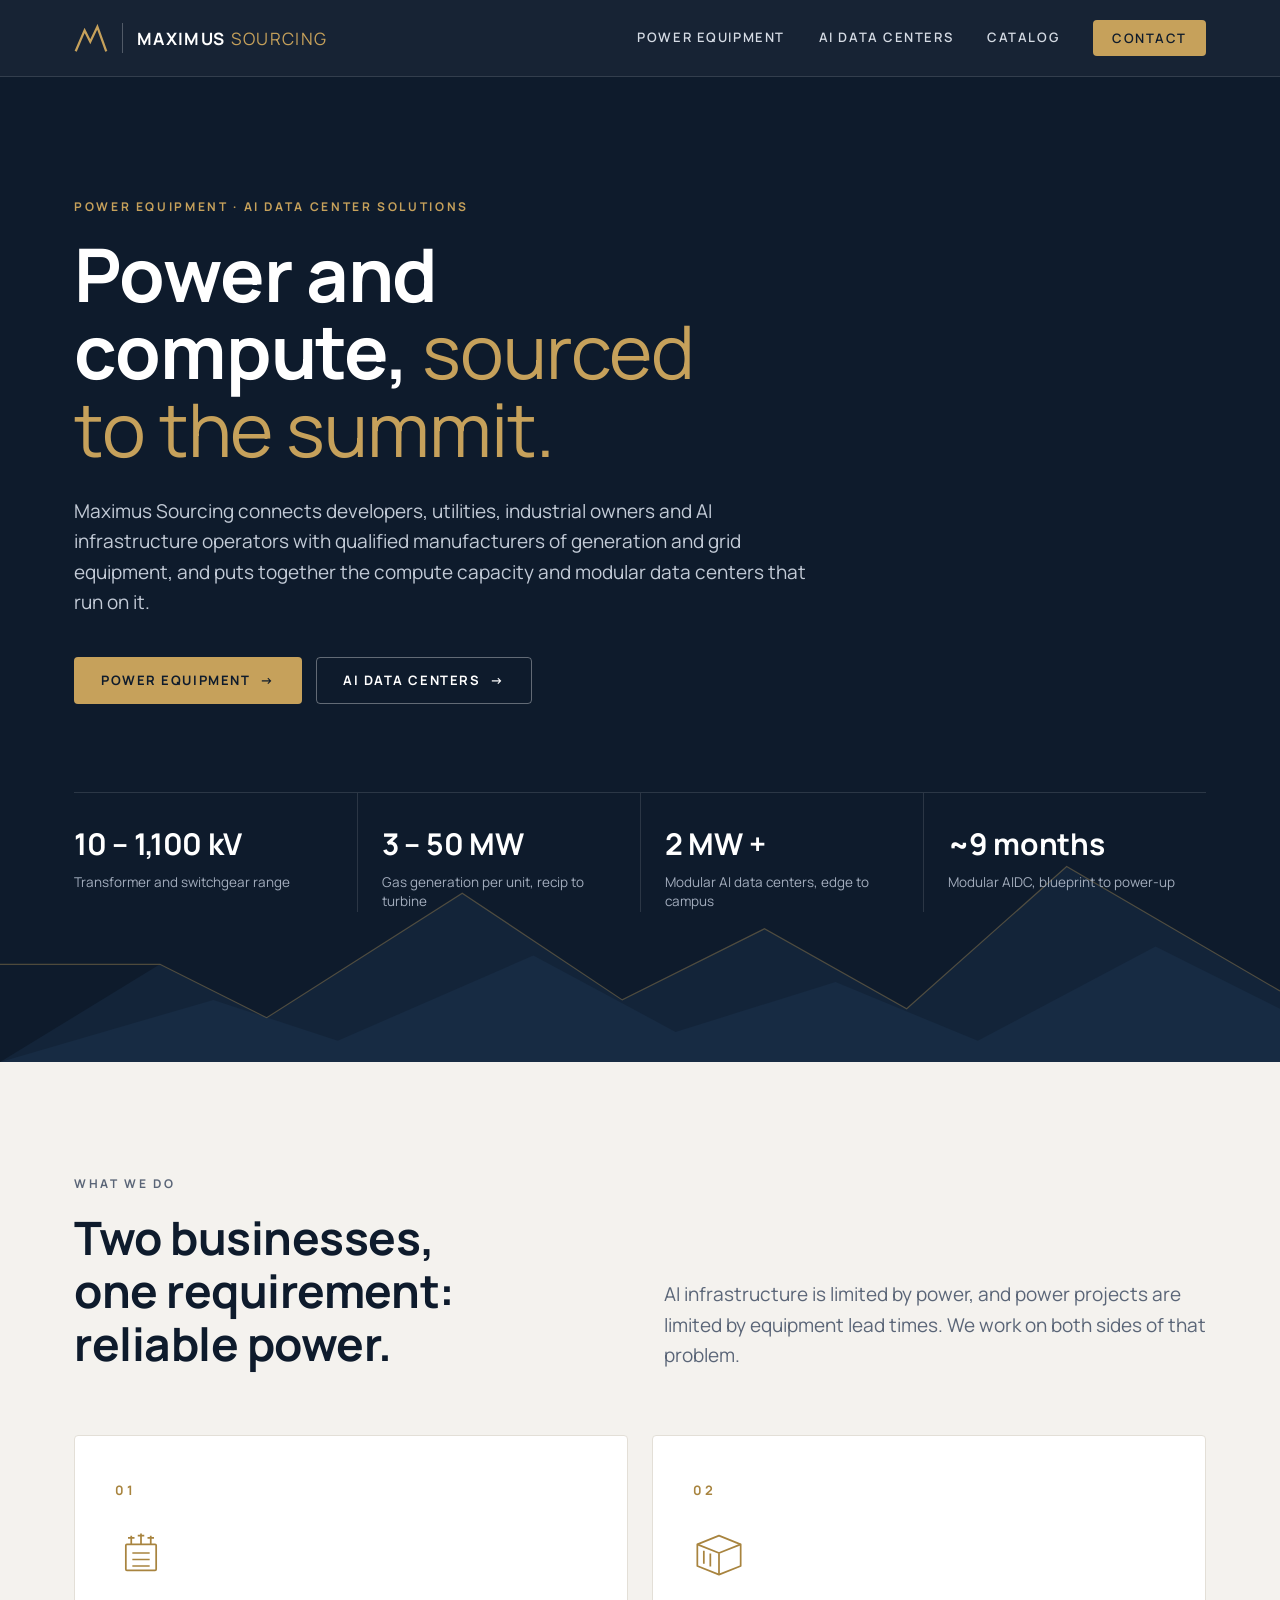
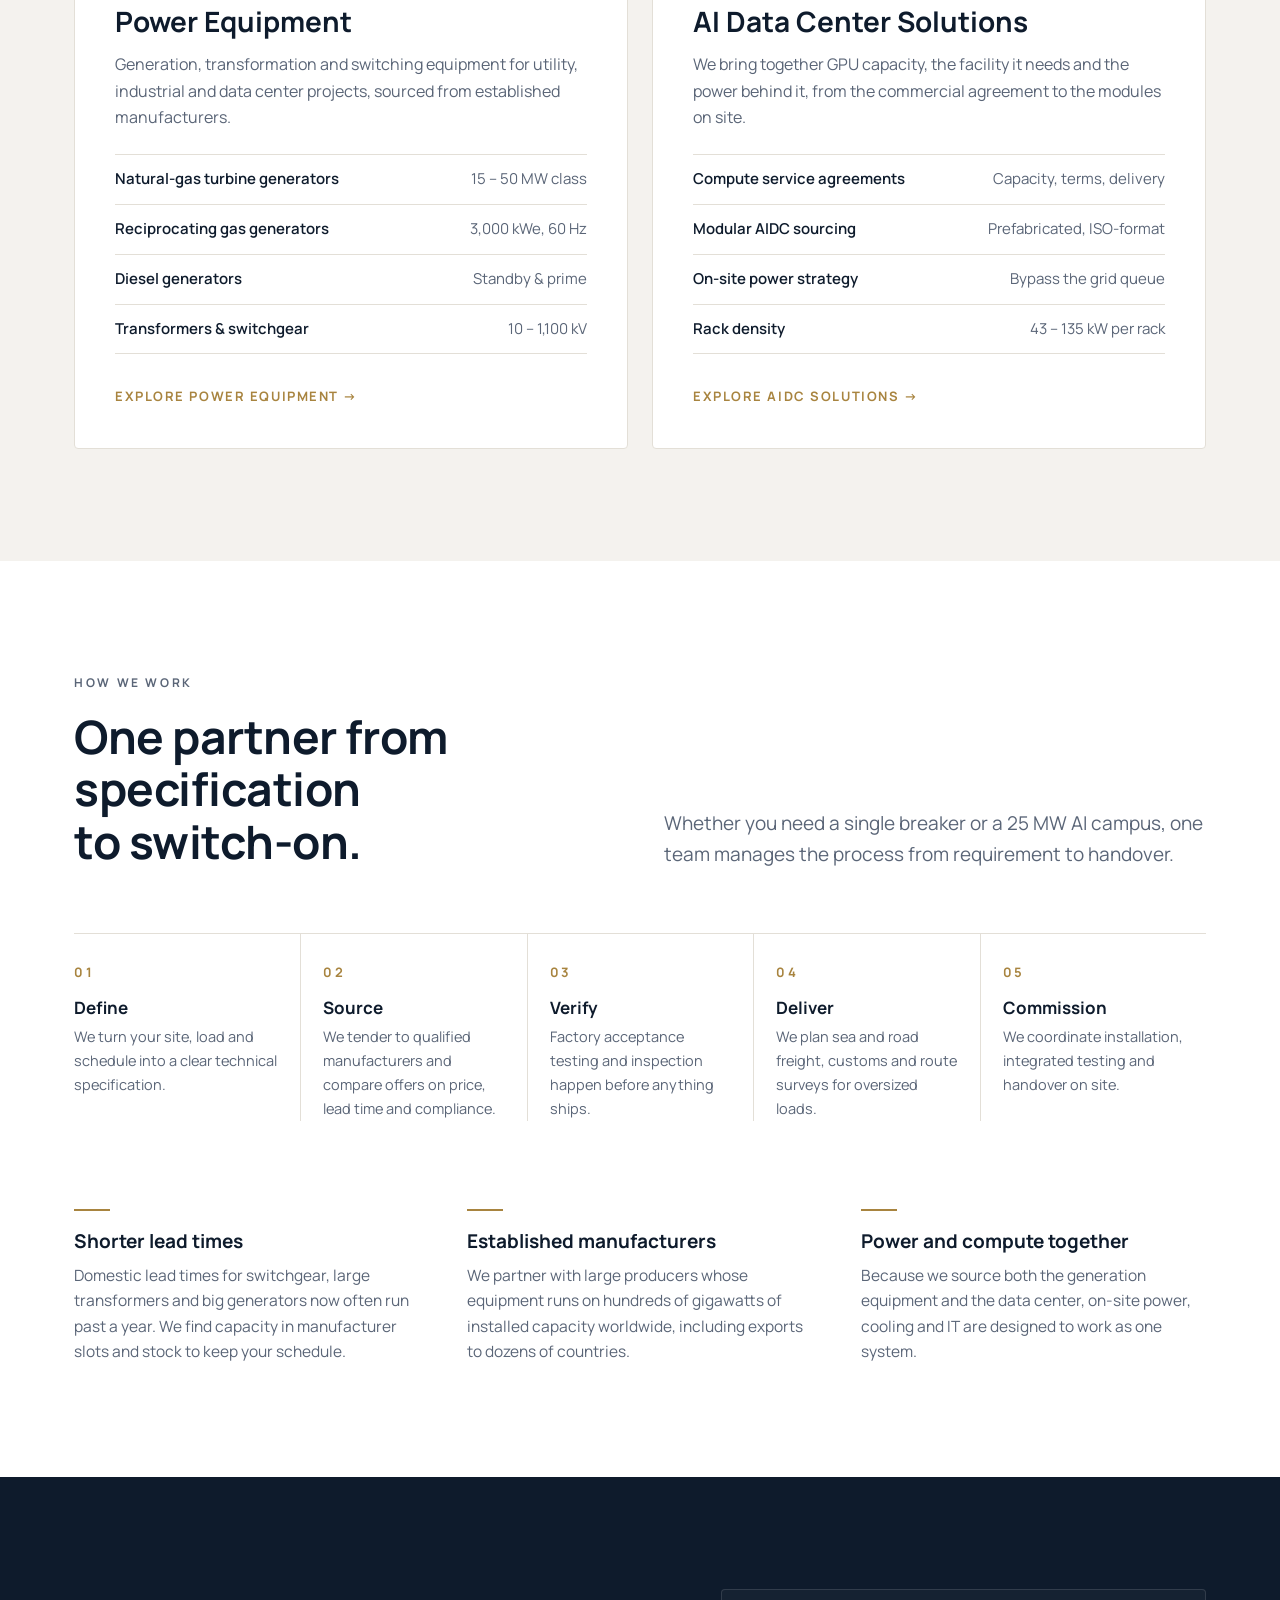
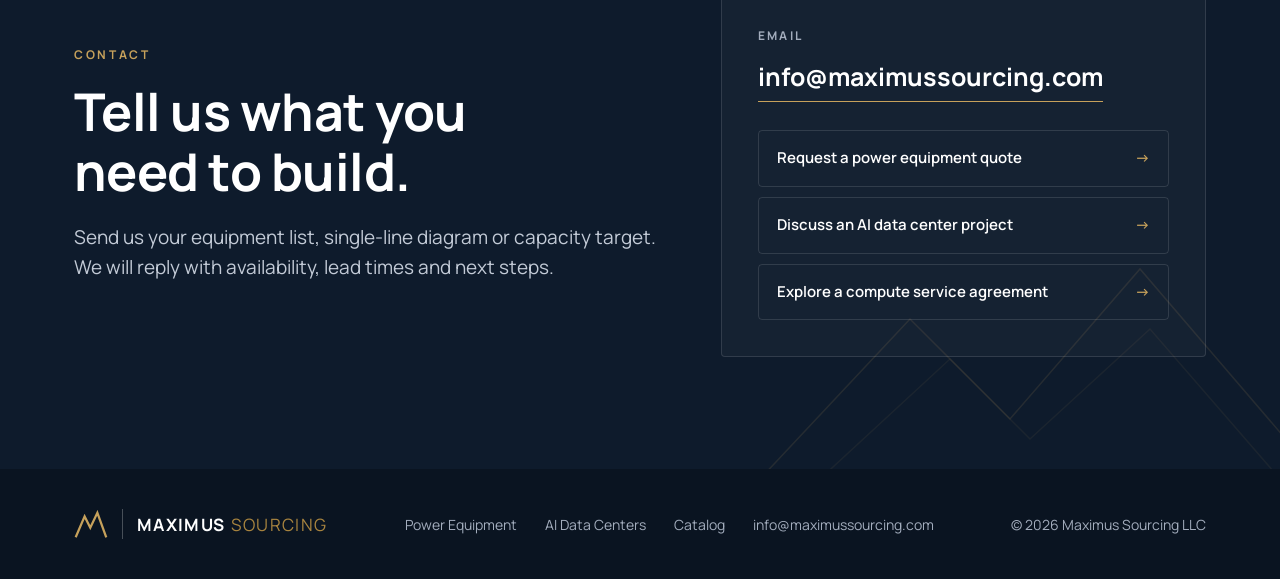
<file: index.html>
<!doctype html>
<html lang="en">
<head>
  <meta charset="utf-8">
  <meta name="viewport" content="width=device-width, initial-scale=1">
  <title>Maximus Sourcing | Power Equipment &amp; AI Data Center Solutions</title>
  <meta name="description" content="Maximus Sourcing supplies power generation and grid equipment (gas turbines, reciprocating and diesel generators, transformers, switchgear) and facilitates AI data center compute through compute service agreements and modular AIDC sourcing.">
  <link rel="icon" href="favicon.svg" type="image/svg+xml">
  <link rel="preconnect" href="https://fonts.googleapis.com">
  <link rel="preconnect" href="https://fonts.gstatic.com" crossorigin>
  <link href="https://fonts.googleapis.com/css2?family=Manrope:wght@400;500;600;700&display=swap" rel="stylesheet">
  <link rel="stylesheet" href="assets/styles.css">
</head>
<body>

<!-- Icon sprite -->
<svg width="0" height="0" style="position:absolute" aria-hidden="true">
  <defs>
    <symbol id="i-turbine" viewBox="0 0 48 48" fill="none" stroke="currentColor" stroke-width="1.6" stroke-linejoin="round"><path d="M6 18h6l6-6h12l6 6h6v12h-6l-6 6H18l-6-6H6z"/><path d="M18 12v24M30 12v24M24 12v24"/><circle cx="24" cy="24" r="2.5"/></symbol>
    <symbol id="i-recip" viewBox="0 0 48 48" fill="none" stroke="currentColor" stroke-width="1.6" stroke-linejoin="round"><rect x="6" y="20" width="36" height="18" rx="1"/><path d="M12 20v-8h6v8M21 20v-8h6v8M30 20v-8h6v8"/><path d="M10 12h30M15 26h18M15 32h18"/></symbol>
    <symbol id="i-diesel" viewBox="0 0 48 48" fill="none" stroke="currentColor" stroke-width="1.6" stroke-linejoin="round"><rect x="4" y="14" width="40" height="22" rx="1"/><path d="M4 36v4M44 36v4M10 14V8h6v6"/><path d="M27 19l-5 7h5l-3 6"/></symbol>
    <symbol id="i-transformer" viewBox="0 0 48 48" fill="none" stroke="currentColor" stroke-width="1.6" stroke-linejoin="round"><rect x="10" y="16" width="28" height="24" rx="1"/><path d="M15 16V8M24 16V6M33 16V8"/><path d="M12 10h6M21 8h6M30 10h6"/><path d="M16 24h16M16 30h16M16 36h16"/></symbol>
    <symbol id="i-switch" viewBox="0 0 48 48" fill="none" stroke="currentColor" stroke-width="1.6" stroke-linejoin="round"><rect x="6" y="8" width="16" height="32" rx="1"/><rect x="26" y="8" width="16" height="32" rx="1"/><circle cx="14" cy="17" r="3"/><circle cx="34" cy="17" r="3"/><path d="M10 27h8M10 32h8M30 27h8M30 32h8"/></symbol>
    <symbol id="i-plant" viewBox="0 0 48 48" fill="none" stroke="currentColor" stroke-width="1.6" stroke-linejoin="round"><path d="M6 42h36"/><path d="M9 42c2-8 2-16 0-24h10c-2 8-2 16 0 24"/><path d="M24 42V26h16v16"/><path d="M28 26v-6h4v6"/><path d="M12 12c2-2 4-2 6 0"/></symbol>
    <symbol id="i-contract" viewBox="0 0 48 48" fill="none" stroke="currentColor" stroke-width="1.6" stroke-linejoin="round"><path d="M12 4h18l8 8v32H12z"/><path d="M30 4v8h8"/><path d="M18 20h14M18 26h14M18 32h8"/><path d="M28 38l3 3 6-7"/></symbol>
    <symbol id="i-module" viewBox="0 0 48 48" fill="none" stroke="currentColor" stroke-width="1.6" stroke-linejoin="round"><path d="M4 16l20-8 20 8v20l-20 8-20-8z"/><path d="M4 16l20 8 20-8M24 24v20"/><path d="M10 22v12M16 24.5v12"/></symbol>
    <symbol id="i-rack" viewBox="0 0 32 32" fill="none" stroke="currentColor" stroke-width="1.5"><rect x="7" y="3" width="18" height="26" rx="1"/><path d="M7 10h18M7 17h18M7 24h18"/><circle cx="11" cy="6.5" r=".8" fill="currentColor"/><circle cx="11" cy="13.5" r=".8" fill="currentColor"/><circle cx="11" cy="20.5" r=".8" fill="currentColor"/></symbol>
    <symbol id="i-bolt" viewBox="0 0 32 32" fill="none" stroke="currentColor" stroke-width="1.5" stroke-linejoin="round"><path d="M18 3L7 18h8l-2 11 12-16h-8z"/></symbol>
    <symbol id="i-cool" viewBox="0 0 32 32" fill="none" stroke="currentColor" stroke-width="1.5" stroke-linecap="round"><path d="M16 3v26M4.7 9.5l22.6 13M4.7 22.5l22.6-13"/><path d="M12.5 5.5L16 8l3.5-2.5M12.5 26.5L16 24l3.5 2.5"/></symbol>
    <symbol id="i-gen" viewBox="0 0 32 32" fill="none" stroke="currentColor" stroke-width="1.5" stroke-linejoin="round"><rect x="3" y="10" width="26" height="15" rx="1"/><circle cx="11" cy="17.5" r="4"/><path d="M19 15h6M19 20h6M8 10V6h4v4"/></symbol>
    <symbol id="i-skid" viewBox="0 0 32 32" fill="none" stroke="currentColor" stroke-width="1.5" stroke-linejoin="round"><path d="M3 25h26M5 25v3M27 25v3"/><path d="M5 20h22M5 15h22"/><path d="M9 15v10M23 15v10"/><path d="M12 10h8v5h-8z"/></symbol>
    <symbol id="i-mail" viewBox="0 0 32 32" fill="none" stroke="currentColor" stroke-width="1.5"><rect x="3" y="7" width="26" height="18" rx="1"/><path d="M3 8l13 10L29 8"/></symbol>
  </defs>
</svg>

<header class="site-header on-dark">
  <div class="wrap">
    <a class="logo" href="./" aria-label="Maximus Sourcing home">
      <svg class="mark" viewBox="0 0 48 40" fill="none" aria-hidden="true"><polyline points="3,37 15,9 23,25 33,4 45,37" stroke="#C6A15B" stroke-width="3.2" stroke-linejoin="miter" stroke-linecap="square"/></svg>
      <span class="divider"></span>
      <span class="word"><b>MAXIMUS</b><span>SOURCING</span></span>
    </a>
    <button class="nav-toggle" aria-label="Open menu" aria-expanded="false" aria-controls="nav"><span></span><span></span><span></span></button>
    <nav class="nav" id="nav">
      <a href="power.html">Power Equipment</a>
      <a href="aidc.html">AI Data Centers</a>
      <a href="catalog.html">Catalog</a>
      <a class="btn btn-gold" href="./#contact">Contact</a>
    </nav>
  </div>
</header>

<main id="top">

  <!-- Hero -->
  <section class="hero on-dark">
    <svg class="ridge" viewBox="0 0 1440 260" preserveAspectRatio="none" aria-hidden="true">
      <polyline points="0,260 180,150 300,210 520,70 700,190 860,110 1020,200 1200,40 1440,180 1440,260" fill="#132439" />
      <polyline points="0,260 240,190 380,236 600,140 760,226 940,170 1100,236 1300,130 1440,200 1440,260" fill="#172B43" />
      <polyline points="0,150 180,150 300,210 520,70 700,190 860,110 1020,200 1200,40 1440,180" fill="none" stroke="#C6A15B" stroke-opacity=".35" stroke-width="1.2" vector-effect="non-scaling-stroke"/>
    </svg>
    <div class="wrap">
      <p class="eyebrow">Power equipment · AI data center solutions</p>
      <h1>Power and compute, <em>sourced to the summit.</em></h1>
      <p class="lede">Maximus Sourcing connects developers, utilities, industrial owners and AI infrastructure operators with qualified manufacturers of generation and grid equipment, and puts together the compute capacity and modular data centers that run on it.</p>
      <div class="actions">
        <a class="btn btn-gold" href="power.html">Power equipment <span class="arrow">→</span></a>
        <a class="btn btn-ghost" href="aidc.html">AI data centers <span class="arrow">→</span></a>
      </div>
      <div class="hero-stats">
        <div><b>10 – 1,100 kV</b><span>Transformer and switchgear range</span></div>
        <div><b>3 – 50 MW</b><span>Gas generation per unit, recip to turbine</span></div>
        <div><b>2 MW +</b><span>Modular AI data centers, edge to campus</span></div>
        <div><b>~9 months</b><span>Modular AIDC, blueprint to power-up</span></div>
      </div>
    </div>
  </section>

  <section class="section stone" id="sectors">
    <div class="wrap">
      <div class="section-head reveal">
        <div>
          <p class="eyebrow">What we do</p>
          <h2>Two businesses, one requirement: reliable power.</h2>
        </div>
        <p class="lede">AI infrastructure is limited by power, and power projects are limited by equipment lead times. We work on both sides of that problem.</p>
      </div>
      <div class="sectors">
        <a class="sector reveal" href="power.html">
          <span class="num">01</span>
          <svg class="icon"><use href="#i-transformer"/></svg>
          <h3>Power Equipment</h3>
          <p>Generation, transformation and switching equipment for utility, industrial and data center projects, sourced from established manufacturers.</p>
          <ul>
            <li>Natural-gas turbine generators <span>15 – 50 MW class</span></li>
            <li>Reciprocating gas generators <span>3,000 kWe, 60 Hz</span></li>
            <li>Diesel generators <span>Standby &amp; prime</span></li>
            <li>Transformers &amp; switchgear <span>10 – 1,100 kV</span></li>
          </ul>
          <span class="more">Explore power equipment →</span>
        </a>
        <a class="sector reveal" href="aidc.html">
          <span class="num">02</span>
          <svg class="icon"><use href="#i-module"/></svg>
          <h3>AI Data Center Solutions</h3>
          <p>We bring together GPU capacity, the facility it needs and the power behind it, from the commercial agreement to the modules on site.</p>
          <ul>
            <li>Compute service agreements <span>Capacity, terms, delivery</span></li>
            <li>Modular AIDC sourcing <span>Prefabricated, ISO-format</span></li>
            <li>On-site power strategy <span>Bypass the grid queue</span></li>
            <li>Rack density <span>43 – 135 kW per rack</span></li>
          </ul>
          <span class="more">Explore AIDC solutions →</span>
        </a>
      </div>
    </div>
  </section>

  <!-- Approach -->
  <section class="section" id="approach">
    <div class="wrap">
      <div class="section-head reveal">
        <div>
          <p class="eyebrow">How we work</p>
          <h2>One partner from specification to switch-on.</h2>
        </div>
        <p class="lede">Whether you need a single breaker or a 25 MW AI campus, one team manages the process from requirement to handover.</p>
      </div>
      <ol class="process reveal">
        <li><h4>Define</h4><p>We turn your site, load and schedule into a clear technical specification.</p></li>
        <li><h4>Source</h4><p>We tender to qualified manufacturers and compare offers on price, lead time and compliance.</p></li>
        <li><h4>Verify</h4><p>Factory acceptance testing and inspection happen before anything ships.</p></li>
        <li><h4>Deliver</h4><p>We plan sea and road freight, customs and route surveys for oversized loads.</p></li>
        <li><h4>Commission</h4><p>We coordinate installation, integrated testing and handover on site.</p></li>
      </ol>
      <div class="why">
        <div class="reveal"><div class="bar"></div><h4>Shorter lead times</h4><p>Domestic lead times for switchgear, large transformers and big generators now often run past a year. We find capacity in manufacturer slots and stock to keep your schedule.</p></div>
        <div class="reveal"><div class="bar"></div><h4>Established manufacturers</h4><p>We partner with large producers whose equipment runs on hundreds of gigawatts of installed capacity worldwide, including exports to dozens of countries.</p></div>
        <div class="reveal"><div class="bar"></div><h4>Power and compute together</h4><p>Because we source both the generation equipment and the data center, on-site power, cooling and IT are designed to work as one system.</p></div>
      </div>
    </div>
  </section>

  <!-- Contact -->
  <section class="contact on-dark" id="contact">
    <svg class="ridge" viewBox="0 0 560 220" aria-hidden="true"><polyline points="0,220 150,60 250,160 380,10 560,220" fill="none" stroke="#C6A15B" stroke-opacity=".25" stroke-width="1.5"/><polyline points="60,220 190,100 270,180 390,70 520,220" fill="none" stroke="#C6A15B" stroke-opacity=".14" stroke-width="1.5"/></svg>
    <div class="wrap">
      <div class="reveal">
        <p class="eyebrow">Contact</p>
        <h2>Tell us what you need to build.</h2>
        <p class="lede">Send us your equipment list, single-line diagram or capacity target. We will reply with availability, lead times and next steps.</p>
      </div>
      <div class="contact-card reveal">
        <div class="label">Email</div>
        <a class="email" href="mailto:info@maximussourcing.com">info@maximussourcing.com</a>
        <div class="topics">
          <a href="mailto:info@maximussourcing.com?subject=Power%20equipment%20quote%20request">Request a power equipment quote <span>→</span></a>
          <a href="mailto:info@maximussourcing.com?subject=AI%20data%20center%20project%20inquiry">Discuss an AI data center project <span>→</span></a>
          <a href="mailto:info@maximussourcing.com?subject=Compute%20service%20agreement%20inquiry">Explore a compute service agreement <span>→</span></a>
        </div>
      </div>
    </div>
  </section>
</main>

<footer class="site-footer">
  <div class="wrap">
    <a class="logo on-dark" href="./" aria-label="Maximus Sourcing home">
      <svg class="mark" viewBox="0 0 48 40" fill="none" aria-hidden="true"><polyline points="3,37 15,9 23,25 33,4 45,37" stroke="#C6A15B" stroke-width="3.2" stroke-linejoin="miter" stroke-linecap="square"/></svg>
      <span class="divider"></span>
      <span class="word"><b>MAXIMUS</b><span>SOURCING</span></span>
    </a>
    <nav>
      <a href="power.html">Power Equipment</a>
      <a href="aidc.html">AI Data Centers</a>
      <a href="catalog.html">Catalog</a>
      <a href="mailto:info@maximussourcing.com">info@maximussourcing.com</a>
    </nav>
    <span>© <span data-year>2026</span> Maximus Sourcing LLC</span>
  </div>
</footer>

<script src="assets/main.js"></script>
</body>
</html>
</file>
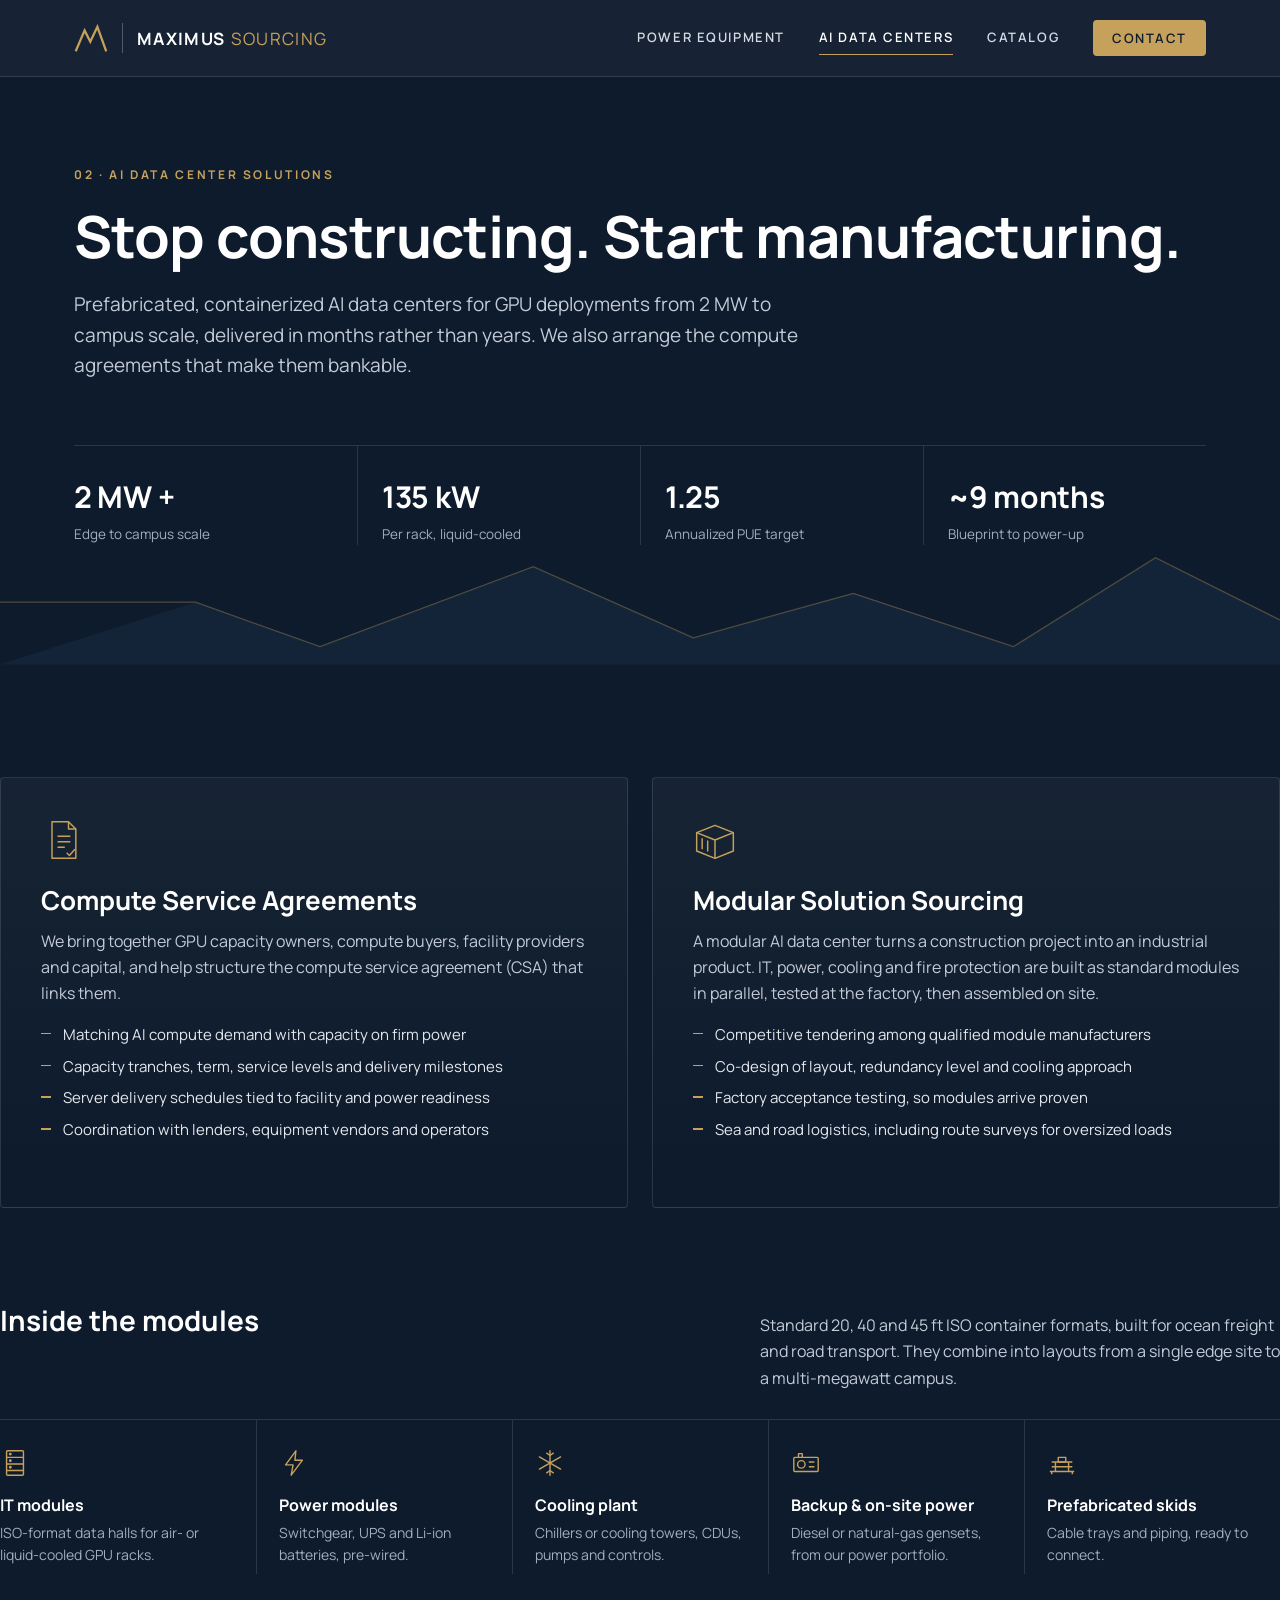
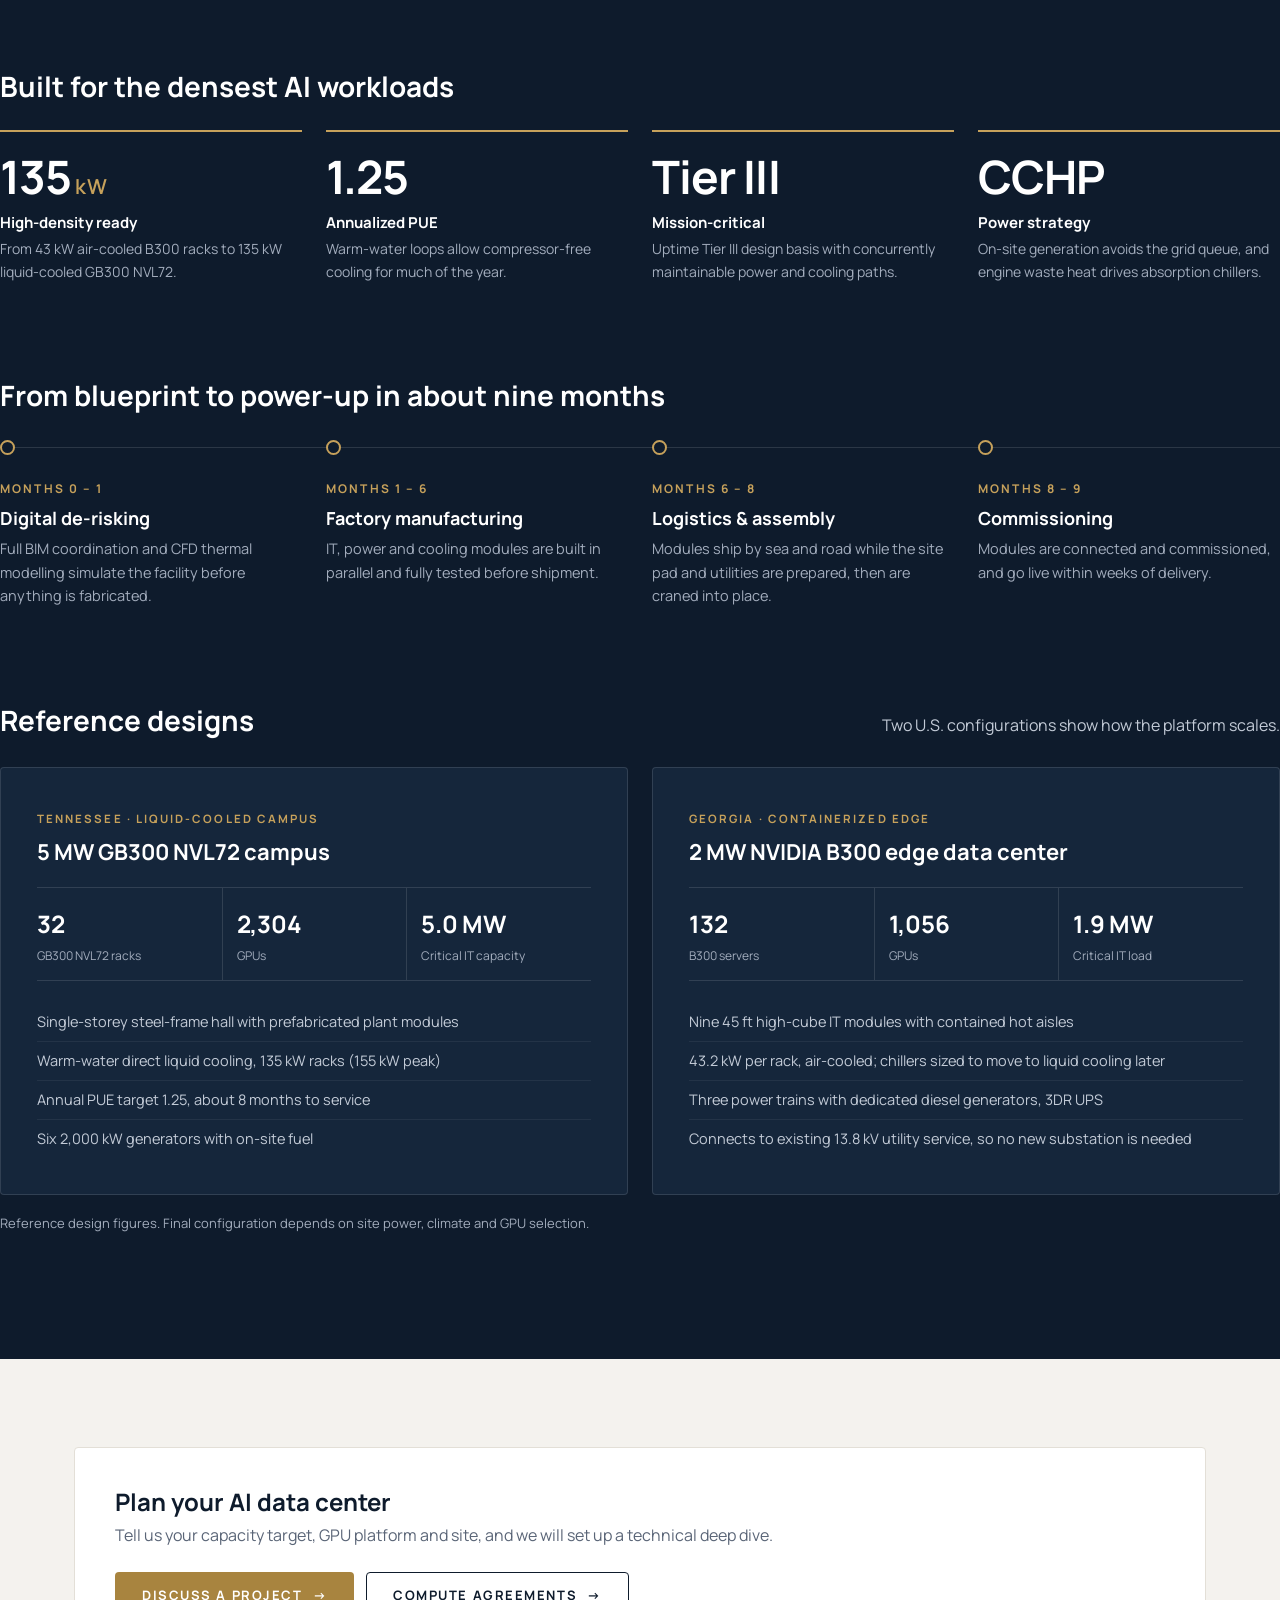
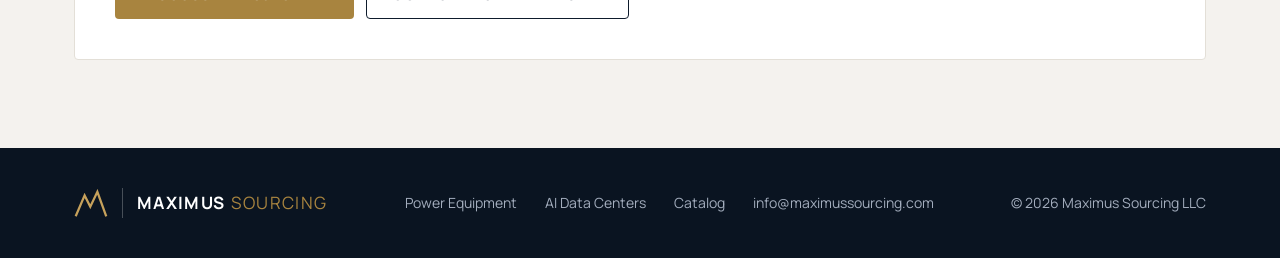
<file: aidc.html>
<!doctype html>
<html lang="en">
<head>
  <meta charset="utf-8">
  <meta name="viewport" content="width=device-width, initial-scale=1">
  <title>AI Data Center Solutions | Maximus Sourcing</title>
  <meta name="description" content="Compute service agreements and modular, prefabricated AI data center sourcing for GPU deployments from 2 MW to campus scale.">
  <link rel="icon" href="favicon.svg" type="image/svg+xml">
  <link rel="preconnect" href="https://fonts.googleapis.com">
  <link rel="preconnect" href="https://fonts.gstatic.com" crossorigin>
  <link href="https://fonts.googleapis.com/css2?family=Manrope:wght@400;500;600;700&display=swap" rel="stylesheet">
  <link rel="stylesheet" href="assets/styles.css">
</head>
<body>

<!-- Icon sprite -->
<svg width="0" height="0" style="position:absolute" aria-hidden="true">
  <defs>
    <symbol id="i-turbine" viewBox="0 0 48 48" fill="none" stroke="currentColor" stroke-width="1.6" stroke-linejoin="round"><path d="M6 18h6l6-6h12l6 6h6v12h-6l-6 6H18l-6-6H6z"/><path d="M18 12v24M30 12v24M24 12v24"/><circle cx="24" cy="24" r="2.5"/></symbol>
    <symbol id="i-recip" viewBox="0 0 48 48" fill="none" stroke="currentColor" stroke-width="1.6" stroke-linejoin="round"><rect x="6" y="20" width="36" height="18" rx="1"/><path d="M12 20v-8h6v8M21 20v-8h6v8M30 20v-8h6v8"/><path d="M10 12h30M15 26h18M15 32h18"/></symbol>
    <symbol id="i-diesel" viewBox="0 0 48 48" fill="none" stroke="currentColor" stroke-width="1.6" stroke-linejoin="round"><rect x="4" y="14" width="40" height="22" rx="1"/><path d="M4 36v4M44 36v4M10 14V8h6v6"/><path d="M27 19l-5 7h5l-3 6"/></symbol>
    <symbol id="i-transformer" viewBox="0 0 48 48" fill="none" stroke="currentColor" stroke-width="1.6" stroke-linejoin="round"><rect x="10" y="16" width="28" height="24" rx="1"/><path d="M15 16V8M24 16V6M33 16V8"/><path d="M12 10h6M21 8h6M30 10h6"/><path d="M16 24h16M16 30h16M16 36h16"/></symbol>
    <symbol id="i-switch" viewBox="0 0 48 48" fill="none" stroke="currentColor" stroke-width="1.6" stroke-linejoin="round"><rect x="6" y="8" width="16" height="32" rx="1"/><rect x="26" y="8" width="16" height="32" rx="1"/><circle cx="14" cy="17" r="3"/><circle cx="34" cy="17" r="3"/><path d="M10 27h8M10 32h8M30 27h8M30 32h8"/></symbol>
    <symbol id="i-plant" viewBox="0 0 48 48" fill="none" stroke="currentColor" stroke-width="1.6" stroke-linejoin="round"><path d="M6 42h36"/><path d="M9 42c2-8 2-16 0-24h10c-2 8-2 16 0 24"/><path d="M24 42V26h16v16"/><path d="M28 26v-6h4v6"/><path d="M12 12c2-2 4-2 6 0"/></symbol>
    <symbol id="i-contract" viewBox="0 0 48 48" fill="none" stroke="currentColor" stroke-width="1.6" stroke-linejoin="round"><path d="M12 4h18l8 8v32H12z"/><path d="M30 4v8h8"/><path d="M18 20h14M18 26h14M18 32h8"/><path d="M28 38l3 3 6-7"/></symbol>
    <symbol id="i-module" viewBox="0 0 48 48" fill="none" stroke="currentColor" stroke-width="1.6" stroke-linejoin="round"><path d="M4 16l20-8 20 8v20l-20 8-20-8z"/><path d="M4 16l20 8 20-8M24 24v20"/><path d="M10 22v12M16 24.5v12"/></symbol>
    <symbol id="i-rack" viewBox="0 0 32 32" fill="none" stroke="currentColor" stroke-width="1.5"><rect x="7" y="3" width="18" height="26" rx="1"/><path d="M7 10h18M7 17h18M7 24h18"/><circle cx="11" cy="6.5" r=".8" fill="currentColor"/><circle cx="11" cy="13.5" r=".8" fill="currentColor"/><circle cx="11" cy="20.5" r=".8" fill="currentColor"/></symbol>
    <symbol id="i-bolt" viewBox="0 0 32 32" fill="none" stroke="currentColor" stroke-width="1.5" stroke-linejoin="round"><path d="M18 3L7 18h8l-2 11 12-16h-8z"/></symbol>
    <symbol id="i-cool" viewBox="0 0 32 32" fill="none" stroke="currentColor" stroke-width="1.5" stroke-linecap="round"><path d="M16 3v26M4.7 9.5l22.6 13M4.7 22.5l22.6-13"/><path d="M12.5 5.5L16 8l3.5-2.5M12.5 26.5L16 24l3.5 2.5"/></symbol>
    <symbol id="i-gen" viewBox="0 0 32 32" fill="none" stroke="currentColor" stroke-width="1.5" stroke-linejoin="round"><rect x="3" y="10" width="26" height="15" rx="1"/><circle cx="11" cy="17.5" r="4"/><path d="M19 15h6M19 20h6M8 10V6h4v4"/></symbol>
    <symbol id="i-skid" viewBox="0 0 32 32" fill="none" stroke="currentColor" stroke-width="1.5" stroke-linejoin="round"><path d="M3 25h26M5 25v3M27 25v3"/><path d="M5 20h22M5 15h22"/><path d="M9 15v10M23 15v10"/><path d="M12 10h8v5h-8z"/></symbol>
    <symbol id="i-mail" viewBox="0 0 32 32" fill="none" stroke="currentColor" stroke-width="1.5"><rect x="3" y="7" width="26" height="18" rx="1"/><path d="M3 8l13 10L29 8"/></symbol>
  </defs>
</svg>

<header class="site-header on-dark">
  <div class="wrap">
    <a class="logo" href="./" aria-label="Maximus Sourcing home">
      <svg class="mark" viewBox="0 0 48 40" fill="none" aria-hidden="true"><polyline points="3,37 15,9 23,25 33,4 45,37" stroke="#C6A15B" stroke-width="3.2" stroke-linejoin="miter" stroke-linecap="square"/></svg>
      <span class="divider"></span>
      <span class="word"><b>MAXIMUS</b><span>SOURCING</span></span>
    </a>
    <button class="nav-toggle" aria-label="Open menu" aria-expanded="false" aria-controls="nav"><span></span><span></span><span></span></button>
    <nav class="nav" id="nav">
      <a href="power.html">Power Equipment</a>
      <a href="aidc.html" aria-current="page">AI Data Centers</a>
      <a href="catalog.html">Catalog</a>
      <a class="btn btn-gold" href="./#contact">Contact</a>
    </nav>
  </div>
</header>

<main>
  <section class="page-hero on-dark">
    <svg class="ridge" viewBox="0 0 1440 140" preserveAspectRatio="none" aria-hidden="true">
      <polyline points="0,140 220,70 360,120 600,30 780,110 960,60 1140,120 1300,20 1440,90 1440,140" fill="#132439"/>
      <polyline points="0,70 220,70 360,120 600,30 780,110 960,60 1140,120 1300,20 1440,90" fill="none" stroke="#C6A15B" stroke-opacity=".35" stroke-width="1.2" vector-effect="non-scaling-stroke"/>
    </svg>
    <div class="wrap">
      <p class="eyebrow">02 · AI data center solutions</p>
      <h1>Stop constructing. Start manufacturing.</h1>
      <p class="lede">Prefabricated, containerized AI data centers for GPU deployments from 2 MW to campus scale, delivered in months rather than years. We also arrange the compute agreements that make them bankable.</p>
      <div class="hero-stats"><div><b>2 MW +</b><span>Edge to campus scale</span></div><div><b>135 kW</b><span>Per rack, liquid-cooled</span></div><div><b>1.25</b><span>Annualized PUE target</span></div><div><b>~9 months</b><span>Blueprint to power-up</span></div></div>
    </div>
  </section>
  <section class="section dark on-dark" id="aidc">
      <div class="service-pair">
        <article class="service reveal">
          <svg class="icon"><use href="#i-contract"/></svg>
          <h3>Compute Service Agreements</h3>
          <p>We bring together GPU capacity owners, compute buyers, facility providers and capital, and help structure the compute service agreement (CSA) that links them.</p>
          <ul class="checks">
            <li>Matching AI compute demand with capacity on firm power</li>
            <li>Capacity tranches, term, service levels and delivery milestones</li>
            <li>Server delivery schedules tied to facility and power readiness</li>
            <li>Coordination with lenders, equipment vendors and operators</li>
          </ul>
        </article>
        <article class="service reveal">
          <svg class="icon"><use href="#i-module"/></svg>
          <h3>Modular Solution Sourcing</h3>
          <p>A modular AI data center turns a construction project into an industrial product. IT, power, cooling and fire protection are built as standard modules in parallel, tested at the factory, then assembled on site.</p>
          <ul class="checks">
            <li>Competitive tendering among qualified module manufacturers</li>
            <li>Co-design of layout, redundancy level and cooling approach</li>
            <li>Factory acceptance testing, so modules arrive proven</li>
            <li>Sea and road logistics, including route surveys for oversized loads</li>
          </ul>
        </article>
      </div>

      <div class="sub-head reveal">
        <h3>Inside the modules</h3>
        <p>Standard 20, 40 and 45 ft ISO container formats, built for ocean freight and road transport. They combine into layouts from a single edge site to a multi-megawatt campus.</p>
      </div>
      <div class="modules reveal">
        <div class="module"><svg class="icon"><use href="#i-rack"/></svg><h4>IT modules</h4><p>ISO-format data halls for air- or liquid-cooled GPU racks.</p></div>
        <div class="module"><svg class="icon"><use href="#i-bolt"/></svg><h4>Power modules</h4><p>Switchgear, UPS and Li-ion batteries, pre-wired.</p></div>
        <div class="module"><svg class="icon"><use href="#i-cool"/></svg><h4>Cooling plant</h4><p>Chillers or cooling towers, CDUs, pumps and controls.</p></div>
        <div class="module"><svg class="icon"><use href="#i-gen"/></svg><h4>Backup &amp; on-site power</h4><p>Diesel or natural-gas gensets, from our power portfolio.</p></div>
        <div class="module"><svg class="icon"><use href="#i-skid"/></svg><h4>Prefabricated skids</h4><p>Cable trays and piping, ready to connect.</p></div>
      </div>

      <div class="sub-head reveal">
        <h3>Built for the densest AI workloads</h3>
      </div>
      <div class="metrics reveal">
        <div class="metric"><b>135<small>kW</small></b><h4>High-density ready</h4><p>From 43 kW air-cooled B300 racks to 135 kW liquid-cooled GB300 NVL72.</p></div>
        <div class="metric"><b>1.25</b><h4>Annualized PUE</h4><p>Warm-water loops allow compressor-free cooling for much of the year.</p></div>
        <div class="metric"><b>Tier III</b><h4>Mission-critical</h4><p>Uptime Tier III design basis with concurrently maintainable power and cooling paths.</p></div>
        <div class="metric"><b>CCHP</b><h4>Power strategy</h4><p>On-site generation avoids the grid queue, and engine waste heat drives absorption chillers.</p></div>
      </div>

      <div class="sub-head reveal">
        <h3>From blueprint to power-up in about nine months</h3>
      </div>
      <div class="timeline reveal">
        <div class="step"><span class="when">Months 0 – 1</span><h4>Digital de-risking</h4><p>Full BIM coordination and CFD thermal modelling simulate the facility before anything is fabricated.</p></div>
        <div class="step"><span class="when">Months 1 – 6</span><h4>Factory manufacturing</h4><p>IT, power and cooling modules are built in parallel and fully tested before shipment.</p></div>
        <div class="step"><span class="when">Months 6 – 8</span><h4>Logistics &amp; assembly</h4><p>Modules ship by sea and road while the site pad and utilities are prepared, then are craned into place.</p></div>
        <div class="step"><span class="when">Months 8 – 9</span><h4>Commissioning</h4><p>Modules are connected and commissioned, and go live within weeks of delivery.</p></div>
      </div>

      <div class="sub-head reveal">
        <h3>Reference designs</h3>
        <p>Two U.S. configurations show how the platform scales.</p>
      </div>
      <div class="refs">
        <article class="ref reveal">
          <span class="tag">Tennessee · Liquid-cooled campus</span>
          <h4>5 MW GB300 NVL72 campus</h4>
          <dl>
            <div><dd>32</dd><dt>GB300 NVL72 racks</dt></div>
            <div><dd>2,304</dd><dt>GPUs</dt></div>
            <div><dd>5.0 MW</dd><dt>Critical IT capacity</dt></div>
          </dl>
          <ul>
            <li>Single-storey steel-frame hall with prefabricated plant modules</li>
            <li>Warm-water direct liquid cooling, 135 kW racks (155 kW peak)</li>
            <li>Annual PUE target 1.25, about 8 months to service</li>
            <li>Six 2,000 kW generators with on-site fuel</li>
          </ul>
        </article>
        <article class="ref reveal">
          <span class="tag">Georgia · Containerized edge</span>
          <h4>2 MW NVIDIA B300 edge data center</h4>
          <dl>
            <div><dd>132</dd><dt>B300 servers</dt></div>
            <div><dd>1,056</dd><dt>GPUs</dt></div>
            <div><dd>1.9 MW</dd><dt>Critical IT load</dt></div>
          </dl>
          <ul>
            <li>Nine 45 ft high-cube IT modules with contained hot aisles</li>
            <li>43.2 kW per rack, air-cooled; chillers sized to move to liquid cooling later</li>
            <li>Three power trains with dedicated diesel generators, 3DR UPS</li>
            <li>Connects to existing 13.8 kV utility service, so no new substation is needed</li>
          </ul>
        </article>
      </div>
      <p class="ref-note">Reference design figures. Final configuration depends on site power, climate and GPU selection.</p>
    </div>
  </section>
  <section class="section stone cta-band">
    <div class="wrap">
      <div class="cat-cta reveal">
        <div><h3>Plan your AI data center</h3><p>Tell us your capacity target, GPU platform and site, and we will set up a technical deep dive.</p></div>
        <div class="cta-actions"><a class="btn btn-gold" href="mailto:info@maximussourcing.com?subject=AI%20data%20center%20project%20inquiry">Discuss a project <span class="arrow">→</span></a><a class="btn btn-line" href="mailto:info@maximussourcing.com?subject=Compute%20service%20agreement%20inquiry">Compute agreements <span class="arrow">→</span></a></div>
      </div>
    </div>
  </section>
</main>

<footer class="site-footer">
  <div class="wrap">
    <a class="logo on-dark" href="./" aria-label="Maximus Sourcing home">
      <svg class="mark" viewBox="0 0 48 40" fill="none" aria-hidden="true"><polyline points="3,37 15,9 23,25 33,4 45,37" stroke="#C6A15B" stroke-width="3.2" stroke-linejoin="miter" stroke-linecap="square"/></svg>
      <span class="divider"></span>
      <span class="word"><b>MAXIMUS</b><span>SOURCING</span></span>
    </a>
    <nav>
      <a href="power.html">Power Equipment</a>
      <a href="aidc.html">AI Data Centers</a>
      <a href="catalog.html">Catalog</a>
      <a href="mailto:info@maximussourcing.com">info@maximussourcing.com</a>
    </nav>
    <span>© <span data-year>2026</span> Maximus Sourcing LLC</span>
  </div>
</footer>

<script src="assets/main.js"></script>
</body>
</html>
</file>
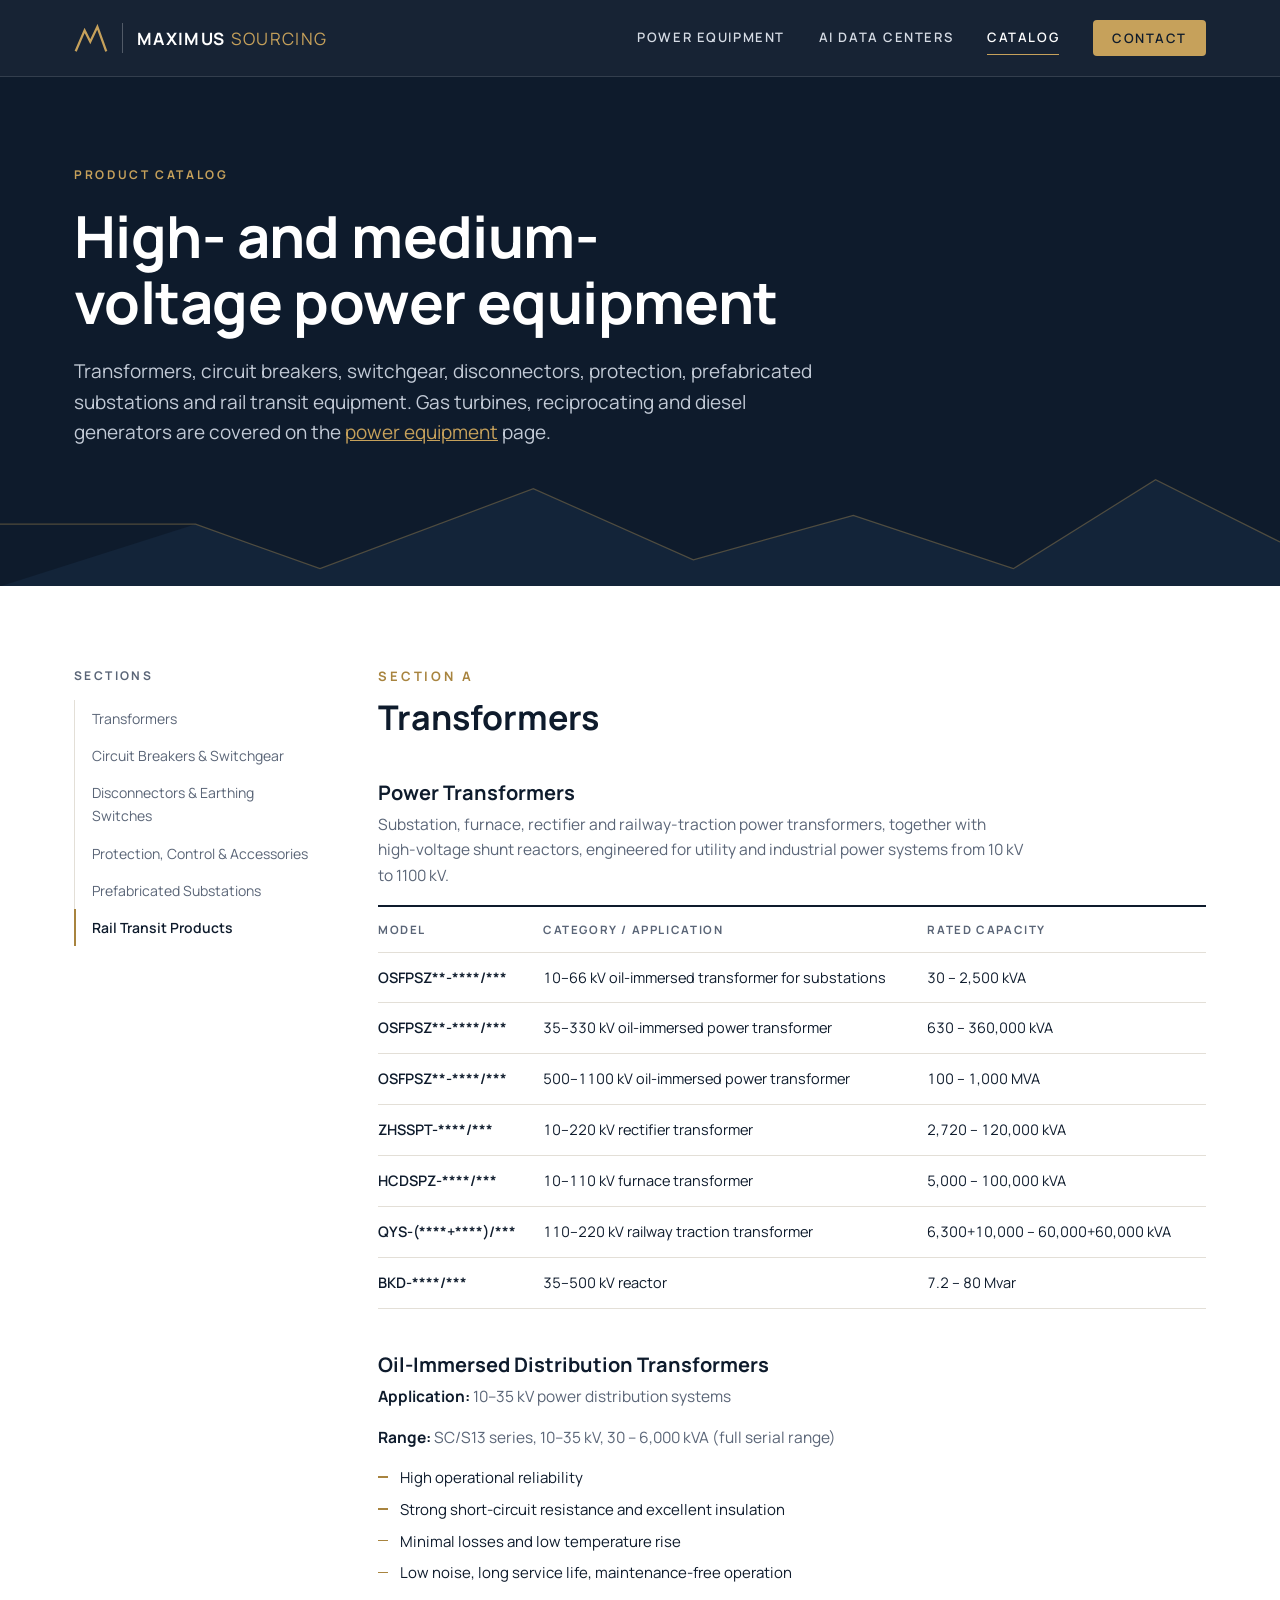
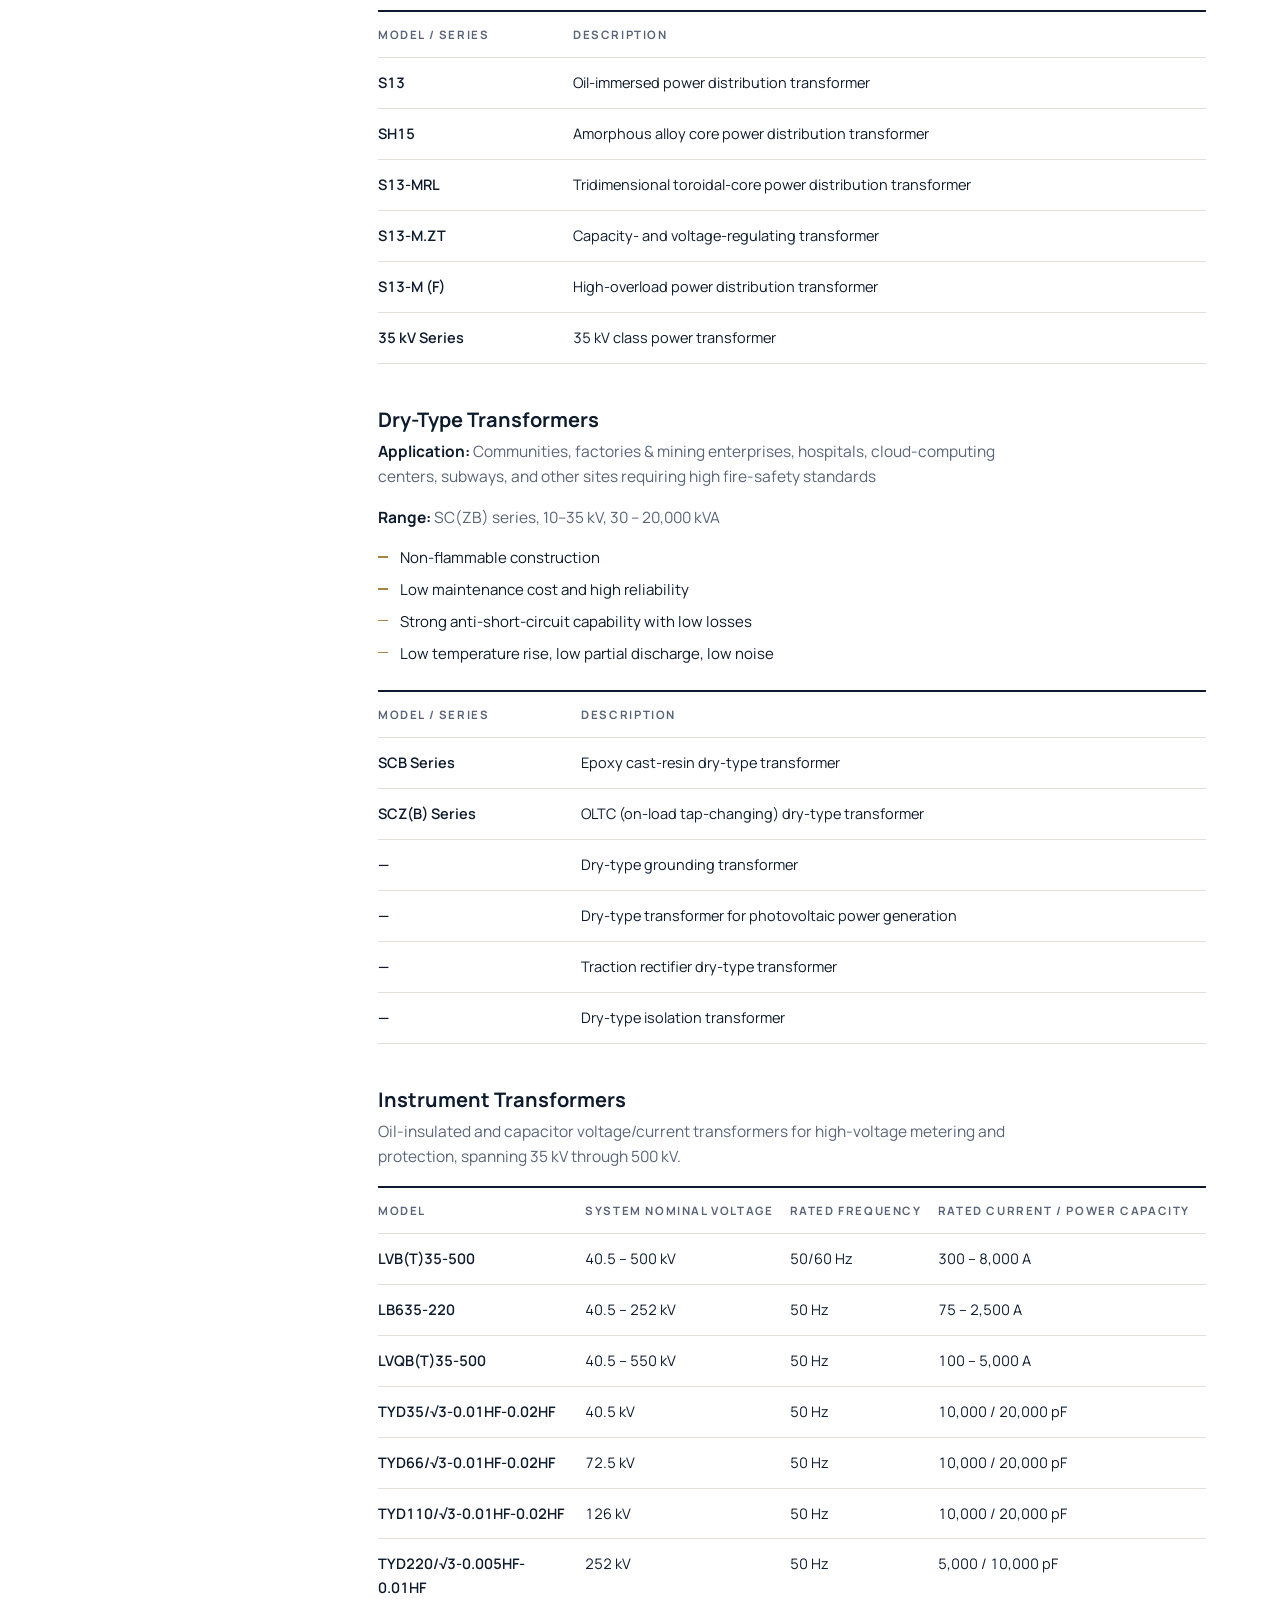
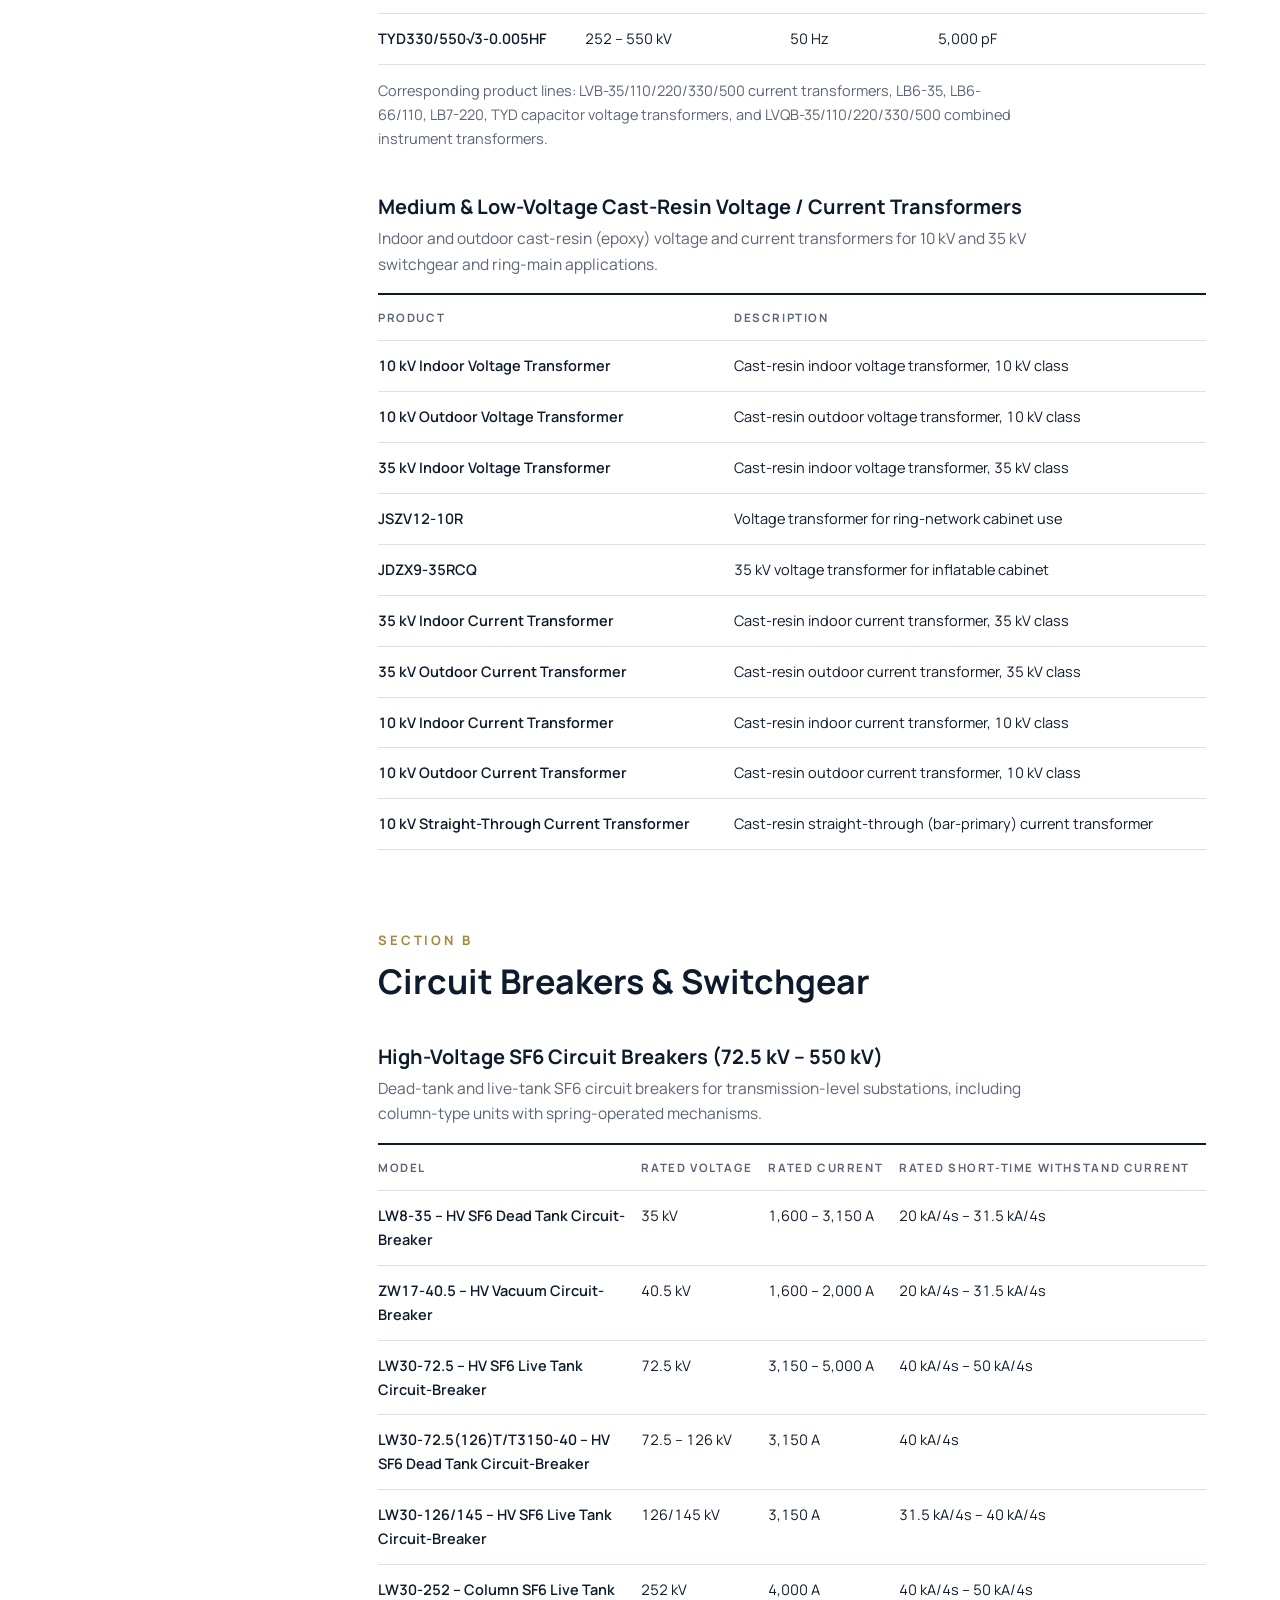
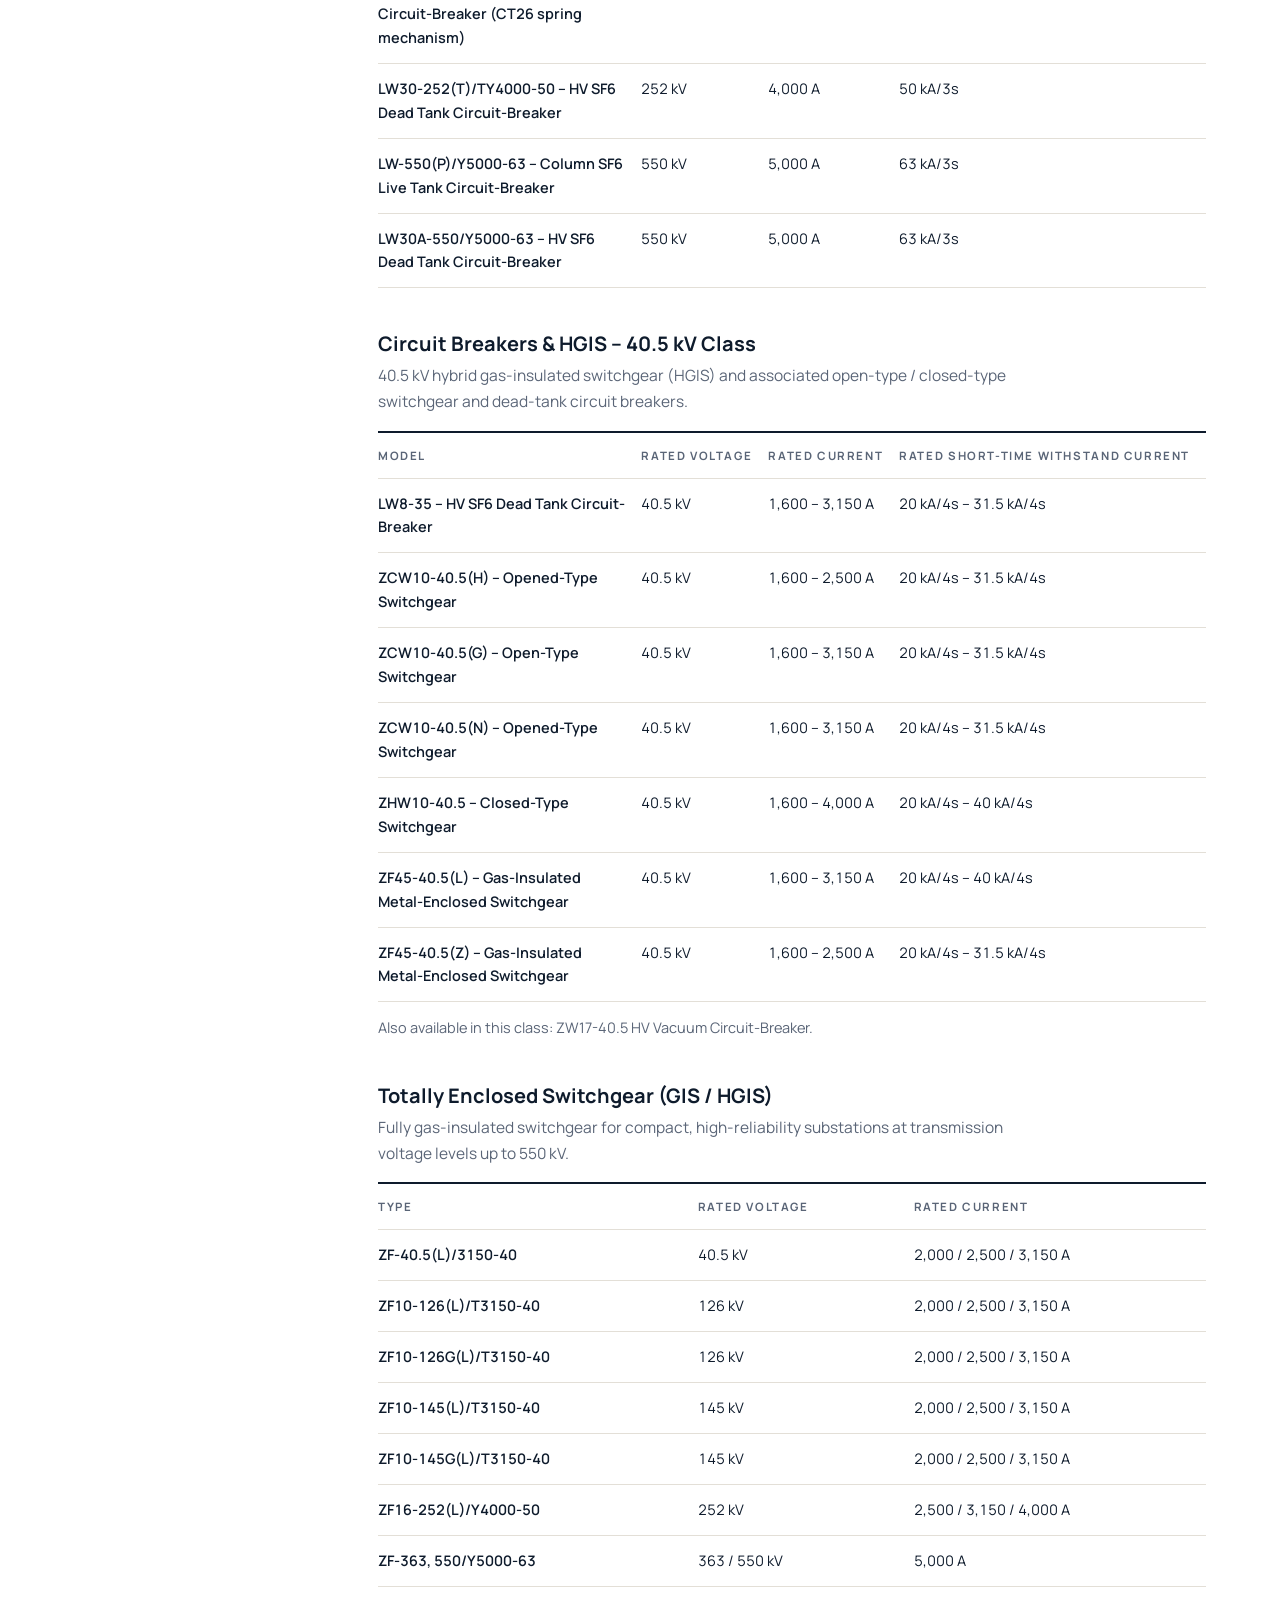
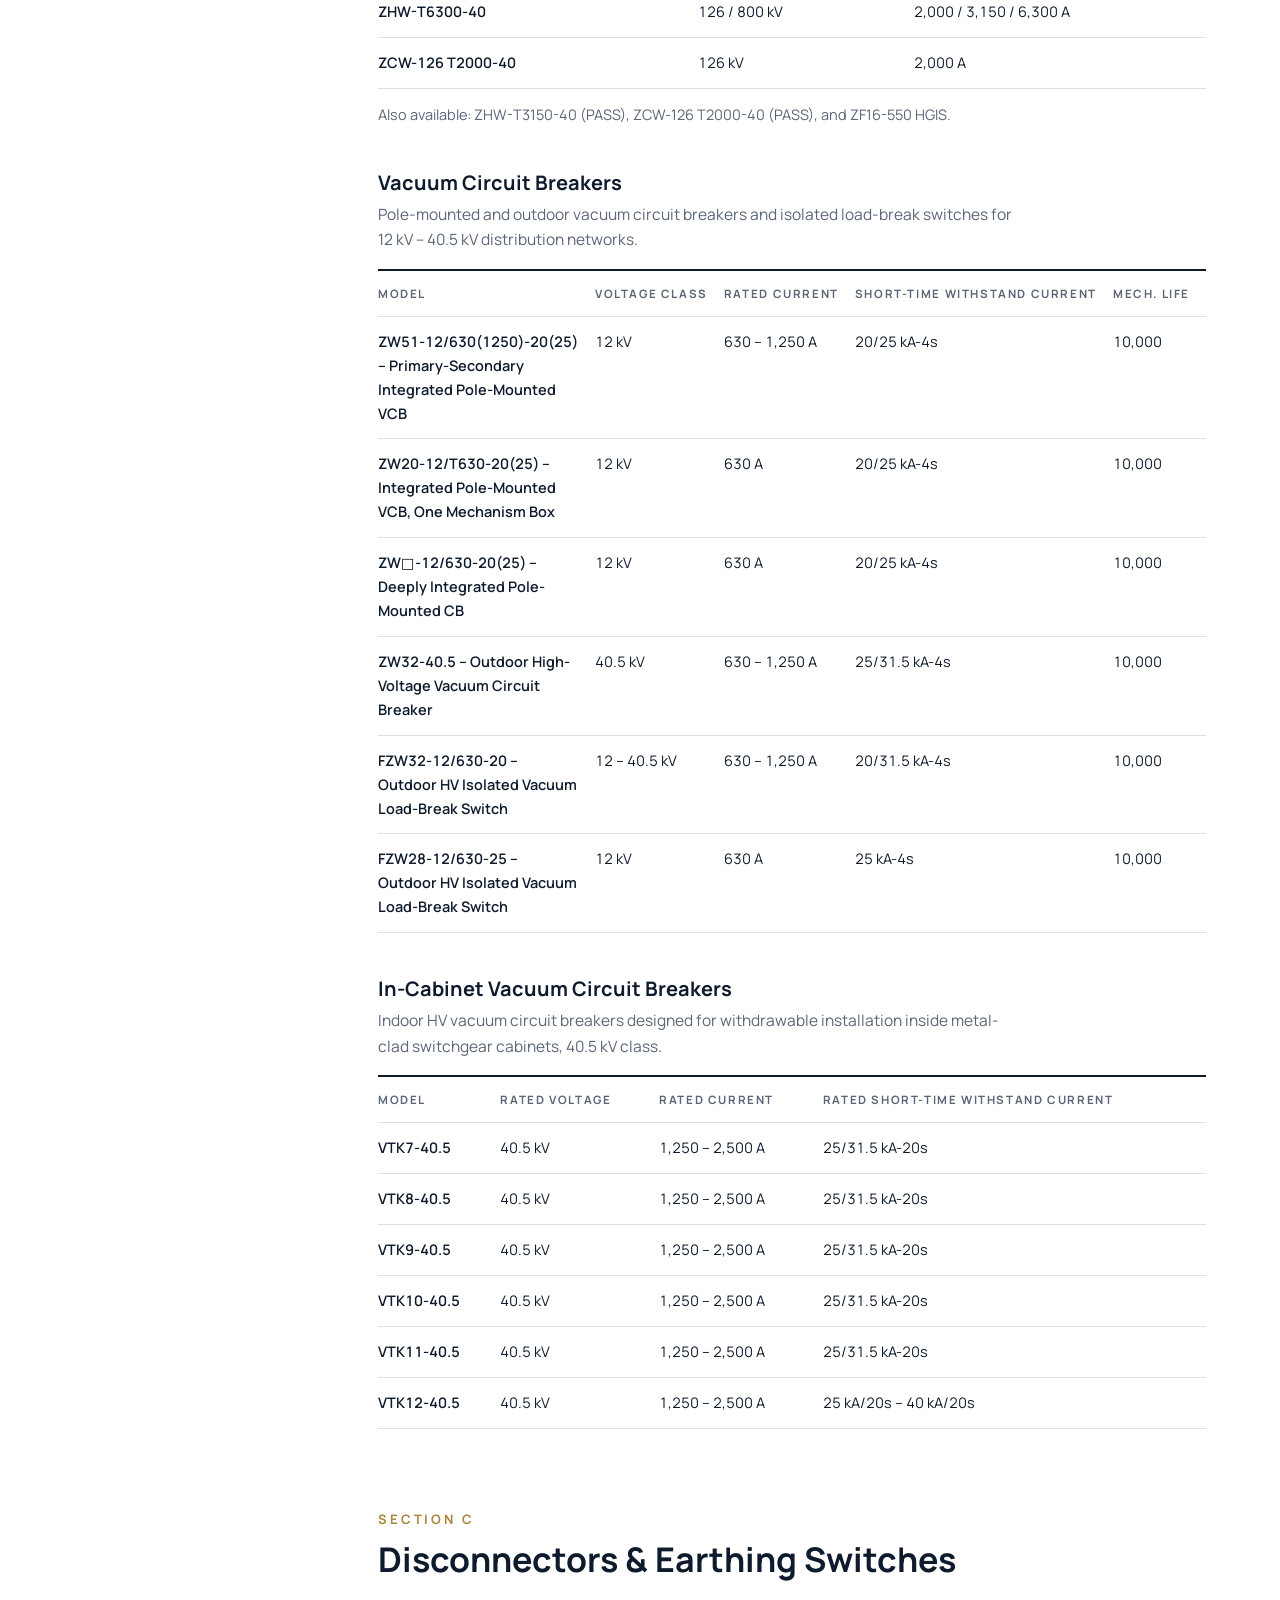
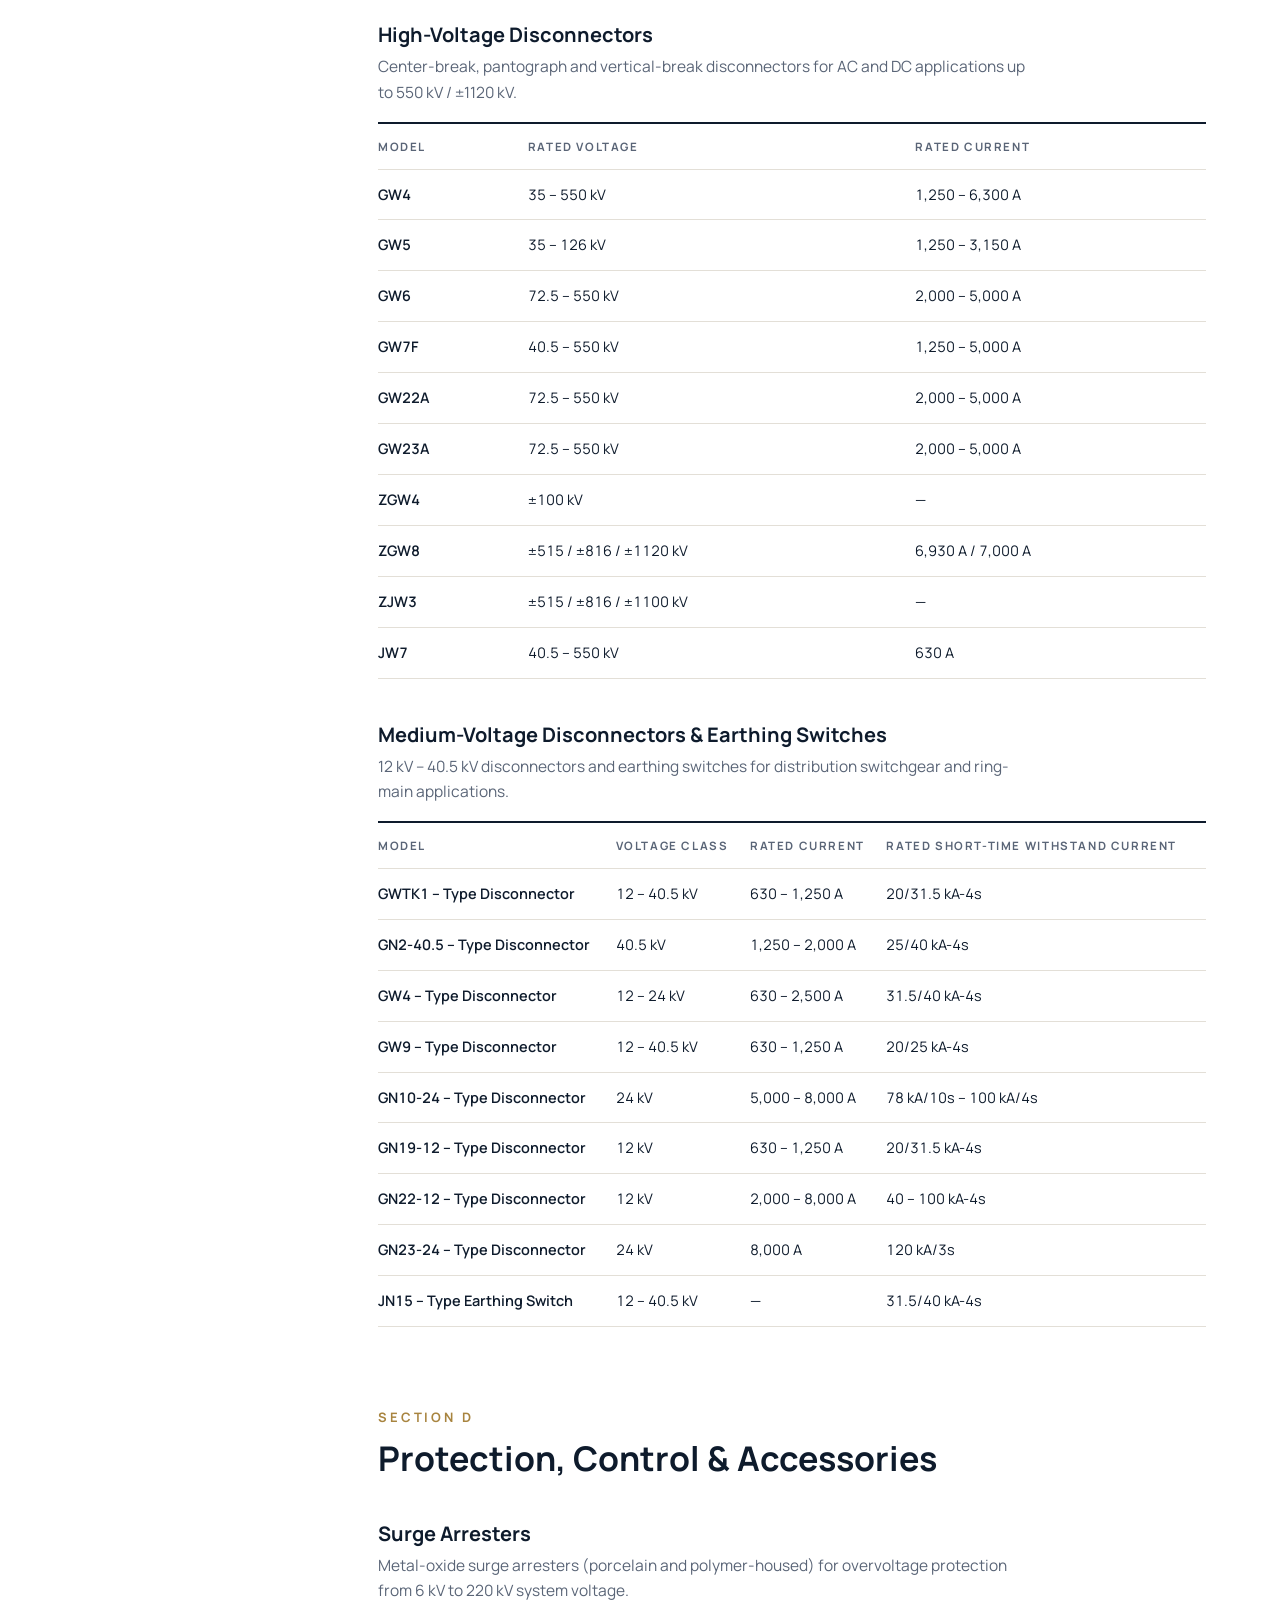
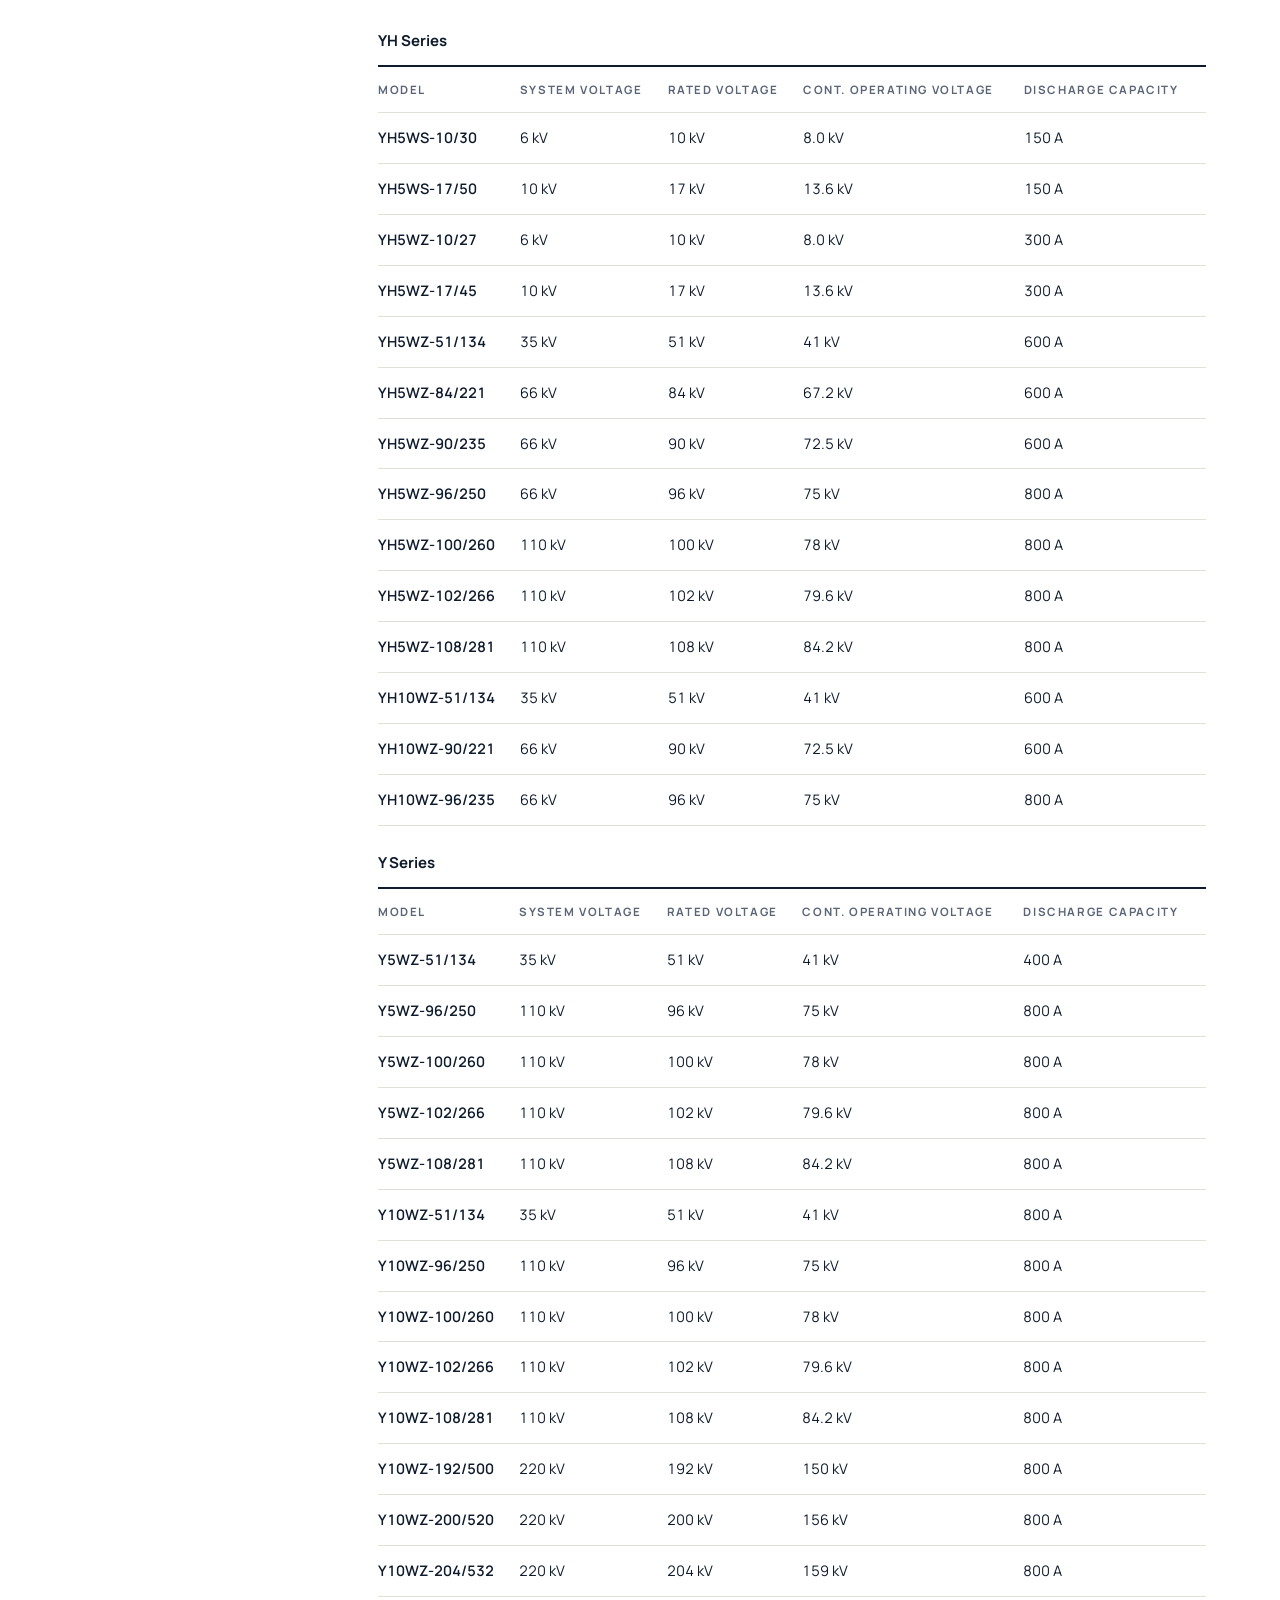
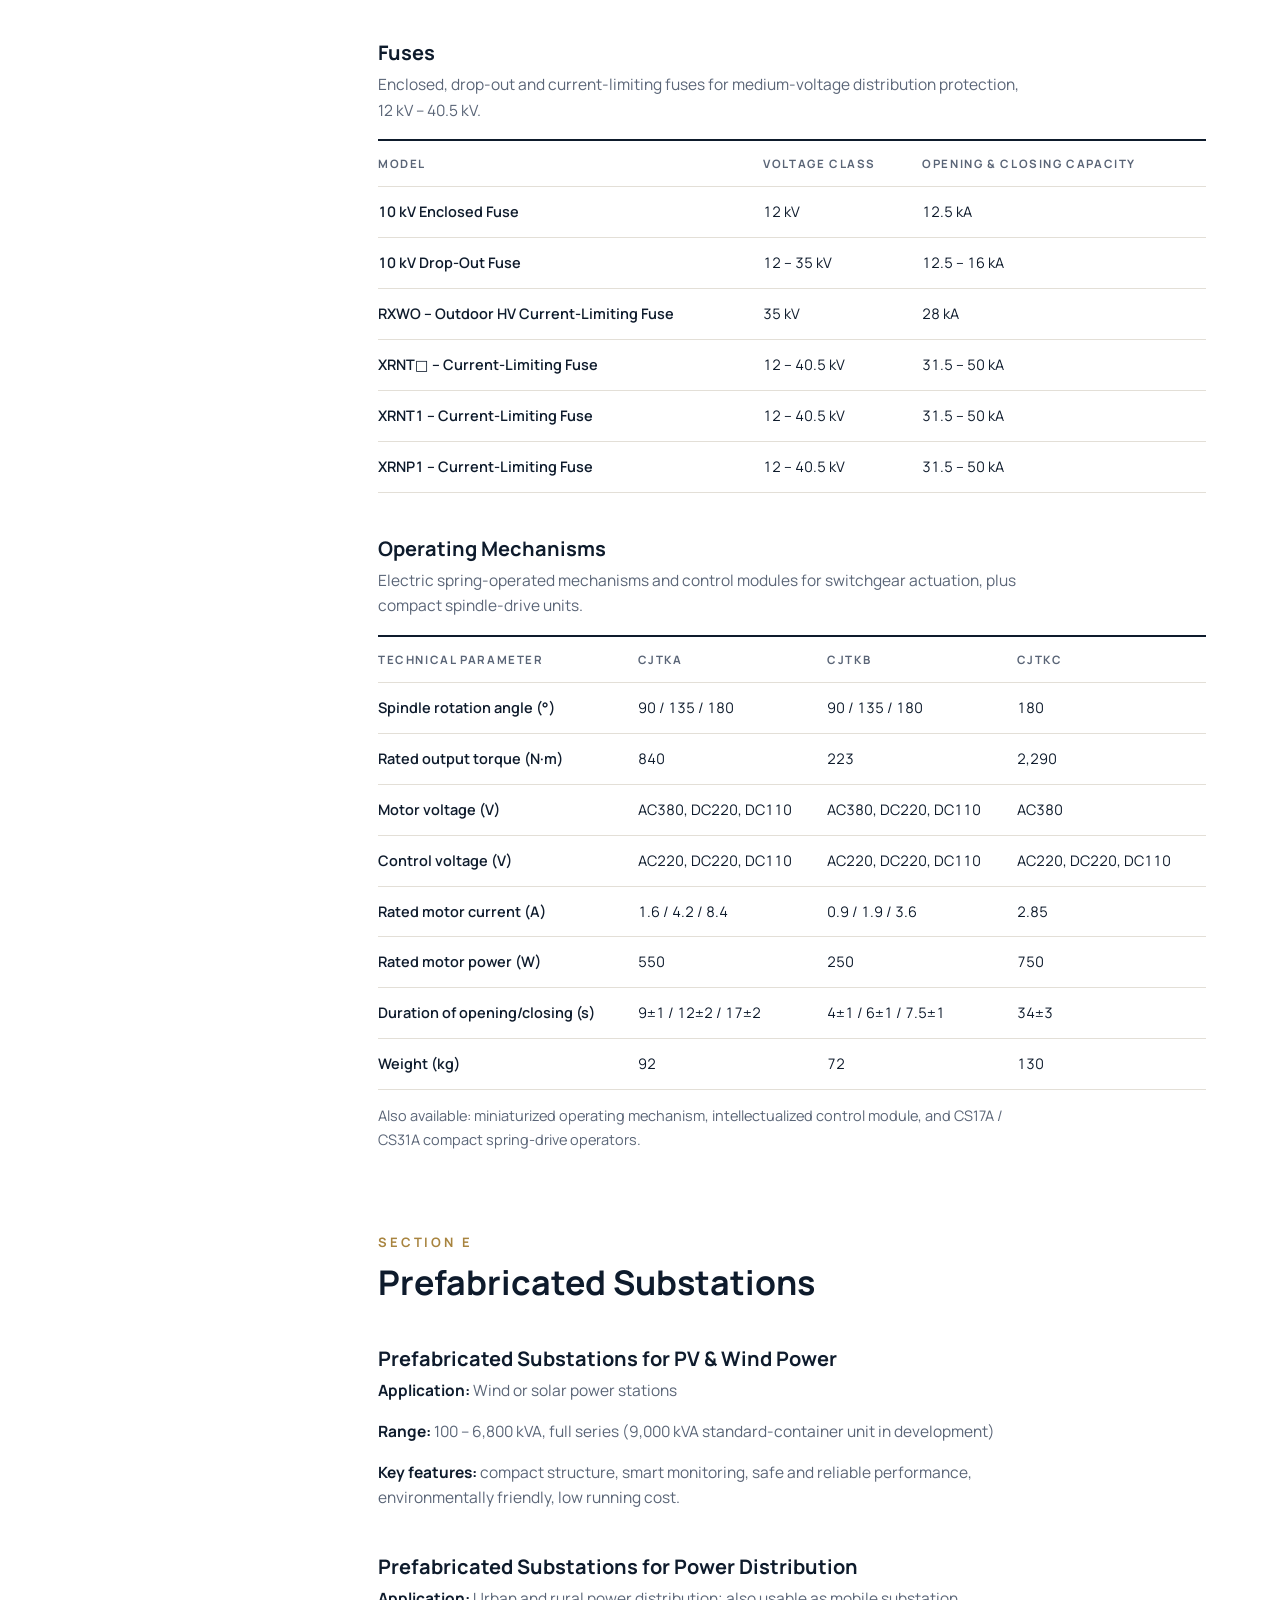
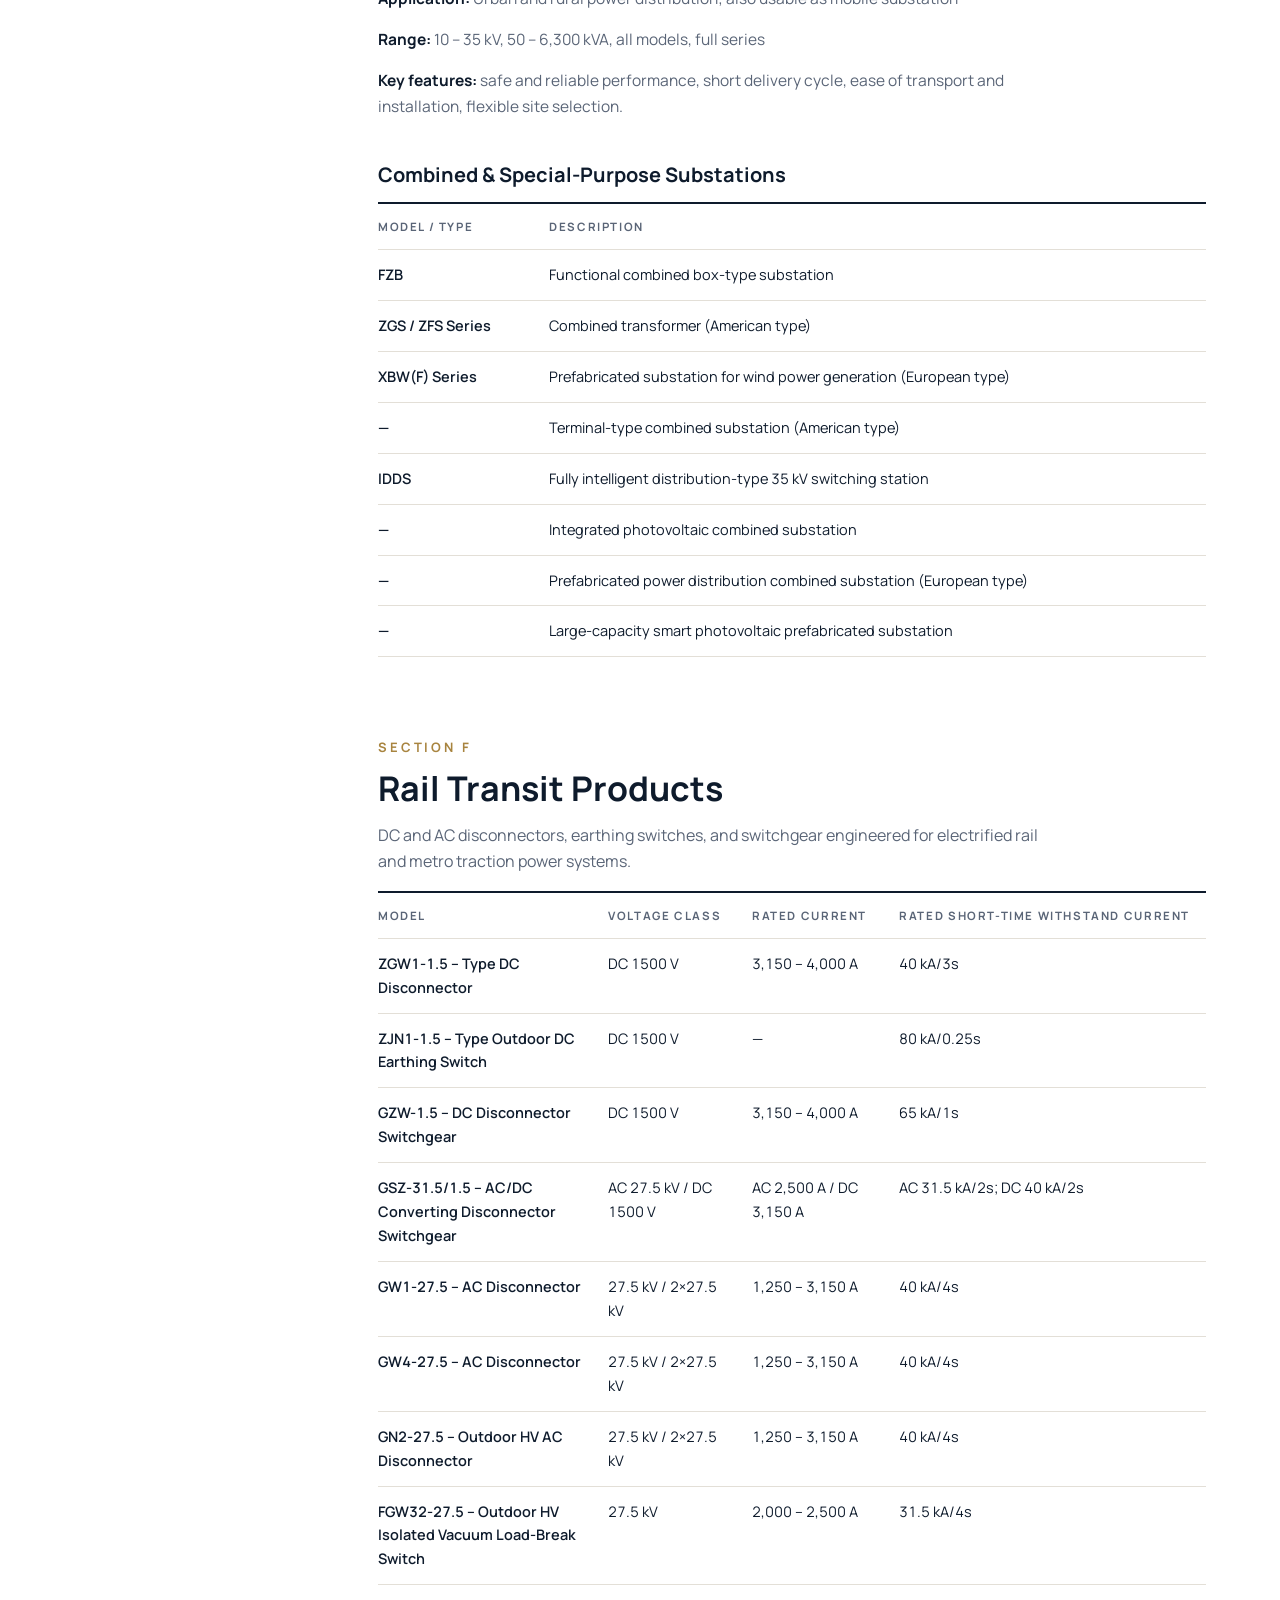
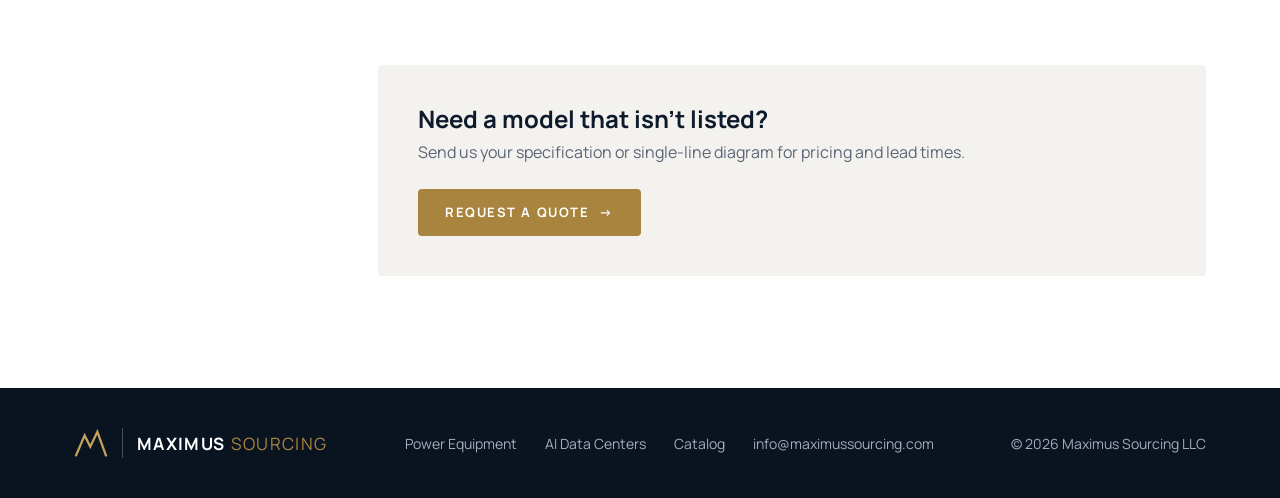
<file: catalog.html>
<!doctype html>
<html lang="en">
<head>
  <meta charset="utf-8">
  <meta name="viewport" content="width=device-width, initial-scale=1">
  <title>Product Catalog | Maximus Sourcing</title>
  <meta name="description" content="High- and medium-voltage power equipment catalog: transformers, SF6 and vacuum circuit breakers, GIS switchgear, disconnectors, surge arresters, fuses, prefabricated substations and rail transit equipment.">
  <link rel="icon" href="favicon.svg" type="image/svg+xml">
  <link rel="preconnect" href="https://fonts.googleapis.com">
  <link rel="preconnect" href="https://fonts.gstatic.com" crossorigin>
  <link href="https://fonts.googleapis.com/css2?family=Manrope:wght@400;500;600;700&display=swap" rel="stylesheet">
  <link rel="stylesheet" href="assets/styles.css">
</head>
<body>

<header class="site-header on-dark">
  <div class="wrap">
    <a class="logo" href="./" aria-label="Maximus Sourcing home">
      <svg class="mark" viewBox="0 0 48 40" fill="none" aria-hidden="true"><polyline points="3,37 15,9 23,25 33,4 45,37" stroke="#C6A15B" stroke-width="3.2" stroke-linejoin="miter" stroke-linecap="square"/></svg>
      <span class="divider"></span>
      <span class="word"><b>MAXIMUS</b><span>SOURCING</span></span>
    </a>
    <button class="nav-toggle" aria-label="Open menu" aria-expanded="false" aria-controls="nav"><span></span><span></span><span></span></button>
    <nav class="nav" id="nav">
      <a href="power.html">Power Equipment</a>
      <a href="aidc.html">AI Data Centers</a>
      <a href="catalog.html" aria-current="page">Catalog</a>
      <a class="btn btn-gold" href="./#contact">Contact</a>
    </nav>
  </div>
</header>

<main>
  <section class="page-hero on-dark">
    <svg class="ridge" viewBox="0 0 1440 140" preserveAspectRatio="none" aria-hidden="true">
      <polyline points="0,140 220,70 360,120 600,30 780,110 960,60 1140,120 1300,20 1440,90 1440,140" fill="#132439"/>
      <polyline points="0,70 220,70 360,120 600,30 780,110 960,60 1140,120 1300,20 1440,90" fill="none" stroke="#C6A15B" stroke-opacity=".35" stroke-width="1.2" vector-effect="non-scaling-stroke"/>
    </svg>
    <div class="wrap">
      <p class="eyebrow">Product catalog</p>
      <h1>High- and medium-voltage power equipment</h1>
      <p class="lede">Transformers, circuit breakers, switchgear, disconnectors, protection, prefabricated substations and rail transit equipment. Gas turbines, reciprocating and diesel generators are covered on the <a href="power.html" style="color:var(--gold-light)">power equipment</a> page.</p>
    </div>
  </section>

  <div class="wrap catalog">
    <aside class="toc">
      <p>Sections</p>
      <ol><li><a href="#transformers">Transformers</a></li><li><a href="#switchgear">Circuit Breakers &amp; Switchgear</a></li><li><a href="#disconnectors">Disconnectors &amp; Earthing Switches</a></li><li><a href="#protection">Protection, Control &amp; Accessories</a></li><li><a href="#substations">Prefabricated Substations</a></li><li><a href="#rail">Rail Transit Products</a></li></ol>
    </aside>
    <div>
<section class="cat-section" id="transformers"><span class="num">SECTION A</span><h2>Transformers</h2>
<div class="cat-block" id="a1"><h3>Power Transformers</h3>
<p>Substation, furnace, rectifier and railway-traction power transformers, together with high-voltage shunt reactors, engineered for utility and industrial power systems from 10 kV to 1100 kV.</p>
<div class="table-wrap"><table><thead><tr><th>Model</th><th>Category / Application</th><th>Rated Capacity</th></tr></thead><tbody><tr><td>OSFPSZ**-****/***</td><td>10–66 kV oil-immersed transformer for substations</td><td>30 – 2,500 kVA</td></tr><tr><td>OSFPSZ**-****/***</td><td>35–330 kV oil-immersed power transformer</td><td>630 – 360,000 kVA</td></tr><tr><td>OSFPSZ**-****/***</td><td>500–1100 kV oil-immersed power transformer</td><td>100 – 1,000 MVA</td></tr><tr><td>ZHSSPT-****/***</td><td>10–220 kV rectifier transformer</td><td>2,720 – 120,000 kVA</td></tr><tr><td>HCDSPZ-****/***</td><td>10–110 kV furnace transformer</td><td>5,000 – 100,000 kVA</td></tr><tr><td>QYS-(****+****)/***</td><td>110–220 kV railway traction transformer</td><td>6,300+10,000 – 60,000+60,000 kVA</td></tr><tr><td>BKD-****/***</td><td>35–500 kV reactor</td><td>7.2 – 80 Mvar</td></tr></tbody></table></div>
</div>
<div class="cat-block" id="a2"><h3>Oil-Immersed Distribution Transformers</h3>
<p><strong style="color:var(--navy)">Application:</strong> 10–35 kV power distribution systems</p>
<p><strong style="color:var(--navy)">Range:</strong> SC/S13 series, 10–35 kV, 30 – 6,000 kVA (full serial range)</p>
<ul class="checks">
<li>High operational reliability</li>
<li>Strong short-circuit resistance and excellent insulation</li>
<li>Minimal losses and low temperature rise</li>
<li>Low noise, long service life, maintenance-free operation</li>
</ul>
<div class="table-wrap"><table><thead><tr><th>Model / Series</th><th>Description</th></tr></thead><tbody><tr><td>S13</td><td>Oil-immersed power distribution transformer</td></tr><tr><td>SH15</td><td>Amorphous alloy core power distribution transformer</td></tr><tr><td>S13-MRL</td><td>Tridimensional toroidal-core power distribution transformer</td></tr><tr><td>S13-M.ZT</td><td>Capacity- and voltage-regulating transformer</td></tr><tr><td>S13-M (F)</td><td>High-overload power distribution transformer</td></tr><tr><td>35 kV Series</td><td>35 kV class power transformer</td></tr></tbody></table></div>
</div>
<div class="cat-block" id="a3"><h3>Dry-Type Transformers</h3>
<p><strong style="color:var(--navy)">Application:</strong> Communities, factories &amp; mining enterprises, hospitals, cloud-computing centers, subways, and other sites requiring high fire-safety standards</p>
<p><strong style="color:var(--navy)">Range:</strong> SC(ZB) series, 10–35 kV, 30 – 20,000 kVA</p>
<ul class="checks">
<li>Non-flammable construction</li>
<li>Low maintenance cost and high reliability</li>
<li>Strong anti-short-circuit capability with low losses</li>
<li>Low temperature rise, low partial discharge, low noise</li>
</ul>
<div class="table-wrap"><table><thead><tr><th>Model / Series</th><th>Description</th></tr></thead><tbody><tr><td>SCB Series</td><td>Epoxy cast-resin dry-type transformer</td></tr><tr><td>SCZ(B) Series</td><td>OLTC (on-load tap-changing) dry-type transformer</td></tr><tr><td>—</td><td>Dry-type grounding transformer</td></tr><tr><td>—</td><td>Dry-type transformer for photovoltaic power generation</td></tr><tr><td>—</td><td>Traction rectifier dry-type transformer</td></tr><tr><td>—</td><td>Dry-type isolation transformer</td></tr></tbody></table></div>
</div>
<div class="cat-block" id="a4"><h3>Instrument Transformers</h3>
<p>Oil-insulated and capacitor voltage/current transformers for high-voltage metering and protection, spanning 35 kV through 500 kV.</p>
<div class="table-wrap"><table><thead><tr><th>Model</th><th>System Nominal Voltage</th><th>Rated Frequency</th><th>Rated Current / Power Capacity</th></tr></thead><tbody><tr><td>LVB(T)35-500</td><td>40.5 – 500 kV</td><td>50/60 Hz</td><td>300 – 8,000 A</td></tr><tr><td>LB635-220</td><td>40.5 – 252 kV</td><td>50 Hz</td><td>75 – 2,500 A</td></tr><tr><td>LVQB(T)35-500</td><td>40.5 – 550 kV</td><td>50 Hz</td><td>100 – 5,000 A</td></tr><tr><td>TYD35/√3-0.01HF-0.02HF</td><td>40.5 kV</td><td>50 Hz</td><td>10,000 / 20,000 pF</td></tr><tr><td>TYD66/√3-0.01HF-0.02HF</td><td>72.5 kV</td><td>50 Hz</td><td>10,000 / 20,000 pF</td></tr><tr><td>TYD110/√3-0.01HF-0.02HF</td><td>126 kV</td><td>50 Hz</td><td>10,000 / 20,000 pF</td></tr><tr><td>TYD220/√3-0.005HF-0.01HF</td><td>252 kV</td><td>50 Hz</td><td>5,000 / 10,000 pF</td></tr><tr><td>TYD330/550√3-0.005HF</td><td>252 – 550 kV</td><td>50 Hz</td><td>5,000 pF</td></tr></tbody></table></div>
<p class="muted" style="font-size:14.5px;margin-top:14px">Corresponding product lines: LVB-35/110/220/330/500 current transformers, LB6-35, LB6-66/110, LB7-220, TYD capacitor voltage transformers, and LVQB-35/110/220/330/500 combined instrument transformers.</p>
</div>
<div class="cat-block" id="a5"><h3>Medium &amp; Low-Voltage Cast-Resin Voltage / Current Transformers</h3>
<p>Indoor and outdoor cast-resin (epoxy) voltage and current transformers for 10 kV and 35 kV switchgear and ring-main applications.</p>
<div class="table-wrap"><table><thead><tr><th>Product</th><th>Description</th></tr></thead><tbody><tr><td>10 kV Indoor Voltage Transformer</td><td>Cast-resin indoor voltage transformer, 10 kV class</td></tr><tr><td>10 kV Outdoor Voltage Transformer</td><td>Cast-resin outdoor voltage transformer, 10 kV class</td></tr><tr><td>35 kV Indoor Voltage Transformer</td><td>Cast-resin indoor voltage transformer, 35 kV class</td></tr><tr><td>JSZV12-10R</td><td>Voltage transformer for ring-network cabinet use</td></tr><tr><td>JDZX9-35RCQ</td><td>35 kV voltage transformer for inflatable cabinet</td></tr><tr><td>35 kV Indoor Current Transformer</td><td>Cast-resin indoor current transformer, 35 kV class</td></tr><tr><td>35 kV Outdoor Current Transformer</td><td>Cast-resin outdoor current transformer, 35 kV class</td></tr><tr><td>10 kV Indoor Current Transformer</td><td>Cast-resin indoor current transformer, 10 kV class</td></tr><tr><td>10 kV Outdoor Current Transformer</td><td>Cast-resin outdoor current transformer, 10 kV class</td></tr><tr><td>10 kV Straight-Through Current Transformer</td><td>Cast-resin straight-through (bar-primary) current transformer</td></tr></tbody></table></div>
</div>
</section>
<section class="cat-section" id="switchgear"><span class="num">SECTION B</span><h2>Circuit Breakers &amp; Switchgear</h2>
<div class="cat-block" id="b1"><h3>High-Voltage SF6 Circuit Breakers (72.5 kV – 550 kV)</h3>
<p>Dead-tank and live-tank SF6 circuit breakers for transmission-level substations, including column-type units with spring-operated mechanisms.</p>
<div class="table-wrap"><table><thead><tr><th>Model</th><th>Rated Voltage</th><th>Rated Current</th><th>Rated Short-Time Withstand Current</th></tr></thead><tbody><tr><td>LW8-35 – HV SF6 Dead Tank Circuit-Breaker</td><td>35 kV</td><td>1,600 – 3,150 A</td><td>20 kA/4s – 31.5 kA/4s</td></tr><tr><td>ZW17-40.5 – HV Vacuum Circuit-Breaker</td><td>40.5 kV</td><td>1,600 – 2,000 A</td><td>20 kA/4s – 31.5 kA/4s</td></tr><tr><td>LW30-72.5 – HV SF6 Live Tank Circuit-Breaker</td><td>72.5 kV</td><td>3,150 – 5,000 A</td><td>40 kA/4s – 50 kA/4s</td></tr><tr><td>LW30-72.5(126)T/T3150-40 – HV SF6 Dead Tank Circuit-Breaker</td><td>72.5 – 126 kV</td><td>3,150 A</td><td>40 kA/4s</td></tr><tr><td>LW30-126/145 – HV SF6 Live Tank Circuit-Breaker</td><td>126/145 kV</td><td>3,150 A</td><td>31.5 kA/4s – 40 kA/4s</td></tr><tr><td>LW30-252 – Column SF6 Live Tank Circuit-Breaker (CT26 spring mechanism)</td><td>252 kV</td><td>4,000 A</td><td>40 kA/4s – 50 kA/4s</td></tr><tr><td>LW30-252(T)/TY4000-50 – HV SF6 Dead Tank Circuit-Breaker</td><td>252 kV</td><td>4,000 A</td><td>50 kA/3s</td></tr><tr><td>LW-550(P)/Y5000-63 – Column SF6 Live Tank Circuit-Breaker</td><td>550 kV</td><td>5,000 A</td><td>63 kA/3s</td></tr><tr><td>LW30A-550/Y5000-63 – HV SF6 Dead Tank Circuit-Breaker</td><td>550 kV</td><td>5,000 A</td><td>63 kA/3s</td></tr></tbody></table></div>
</div>
<div class="cat-block" id="b2"><h3>Circuit Breakers &amp; HGIS – 40.5 kV Class</h3>
<p>40.5 kV hybrid gas-insulated switchgear (HGIS) and associated open-type / closed-type switchgear and dead-tank circuit breakers.</p>
<div class="table-wrap"><table><thead><tr><th>Model</th><th>Rated Voltage</th><th>Rated Current</th><th>Rated Short-Time Withstand Current</th></tr></thead><tbody><tr><td>LW8-35 – HV SF6 Dead Tank Circuit-Breaker</td><td>40.5 kV</td><td>1,600 – 3,150 A</td><td>20 kA/4s – 31.5 kA/4s</td></tr><tr><td>ZCW10-40.5(H) – Opened-Type Switchgear</td><td>40.5 kV</td><td>1,600 – 2,500 A</td><td>20 kA/4s – 31.5 kA/4s</td></tr><tr><td>ZCW10-40.5(G) – Open-Type Switchgear</td><td>40.5 kV</td><td>1,600 – 3,150 A</td><td>20 kA/4s – 31.5 kA/4s</td></tr><tr><td>ZCW10-40.5(N) – Opened-Type Switchgear</td><td>40.5 kV</td><td>1,600 – 3,150 A</td><td>20 kA/4s – 31.5 kA/4s</td></tr><tr><td>ZHW10-40.5 – Closed-Type Switchgear</td><td>40.5 kV</td><td>1,600 – 4,000 A</td><td>20 kA/4s – 40 kA/4s</td></tr><tr><td>ZF45-40.5(L) – Gas-Insulated Metal-Enclosed Switchgear</td><td>40.5 kV</td><td>1,600 – 3,150 A</td><td>20 kA/4s – 40 kA/4s</td></tr><tr><td>ZF45-40.5(Z) – Gas-Insulated Metal-Enclosed Switchgear</td><td>40.5 kV</td><td>1,600 – 2,500 A</td><td>20 kA/4s – 31.5 kA/4s</td></tr></tbody></table></div>
<p class="muted" style="font-size:14.5px;margin-top:14px">Also available in this class: ZW17-40.5 HV Vacuum Circuit-Breaker.</p>
</div>
<div class="cat-block" id="b3"><h3>Totally Enclosed Switchgear (GIS / HGIS)</h3>
<p>Fully gas-insulated switchgear for compact, high-reliability substations at transmission voltage levels up to 550 kV.</p>
<div class="table-wrap"><table><thead><tr><th>Type</th><th>Rated Voltage</th><th>Rated Current</th></tr></thead><tbody><tr><td>ZF-40.5(L)/3150-40</td><td>40.5 kV</td><td>2,000 / 2,500 / 3,150 A</td></tr><tr><td>ZF10-126(L)/T3150-40</td><td>126 kV</td><td>2,000 / 2,500 / 3,150 A</td></tr><tr><td>ZF10-126G(L)/T3150-40</td><td>126 kV</td><td>2,000 / 2,500 / 3,150 A</td></tr><tr><td>ZF10-145(L)/T3150-40</td><td>145 kV</td><td>2,000 / 2,500 / 3,150 A</td></tr><tr><td>ZF10-145G(L)/T3150-40</td><td>145 kV</td><td>2,000 / 2,500 / 3,150 A</td></tr><tr><td>ZF16-252(L)/Y4000-50</td><td>252 kV</td><td>2,500 / 3,150 / 4,000 A</td></tr><tr><td>ZF-363, 550/Y5000-63</td><td>363 / 550 kV</td><td>5,000 A</td></tr><tr><td>ZHW-T6300-40</td><td>126 / 800 kV</td><td>2,000 / 3,150 / 6,300 A</td></tr><tr><td>ZCW-126 T2000-40</td><td>126 kV</td><td>2,000 A</td></tr></tbody></table></div>
<p class="muted" style="font-size:14.5px;margin-top:14px">Also available: ZHW-T3150-40 (PASS), ZCW-126 T2000-40 (PASS), and ZF16-550 HGIS.</p>
</div>
<div class="cat-block" id="b4"><h3>Vacuum Circuit Breakers</h3>
<p>Pole-mounted and outdoor vacuum circuit breakers and isolated load-break switches for 12 kV – 40.5 kV distribution networks.</p>
<div class="table-wrap"><table><thead><tr><th>Model</th><th>Voltage Class</th><th>Rated Current</th><th>Short-Time Withstand Current</th><th>Mech. Life</th></tr></thead><tbody><tr><td>ZW51-12/630(1250)-20(25) – Primary-Secondary Integrated Pole-Mounted VCB</td><td>12 kV</td><td>630 – 1,250 A</td><td>20/25 kA-4s</td><td>10,000</td></tr><tr><td>ZW20-12/T630-20(25) – Integrated Pole-Mounted VCB, One Mechanism Box</td><td>12 kV</td><td>630 A</td><td>20/25 kA-4s</td><td>10,000</td></tr><tr><td>ZW□-12/630-20(25) – Deeply Integrated Pole-Mounted CB</td><td>12 kV</td><td>630 A</td><td>20/25 kA-4s</td><td>10,000</td></tr><tr><td>ZW32-40.5 – Outdoor High-Voltage Vacuum Circuit Breaker</td><td>40.5 kV</td><td>630 – 1,250 A</td><td>25/31.5 kA-4s</td><td>10,000</td></tr><tr><td>FZW32-12/630-20 – Outdoor HV Isolated Vacuum Load-Break Switch</td><td>12 – 40.5 kV</td><td>630 – 1,250 A</td><td>20/31.5 kA-4s</td><td>10,000</td></tr><tr><td>FZW28-12/630-25 – Outdoor HV Isolated Vacuum Load-Break Switch</td><td>12 kV</td><td>630 A</td><td>25 kA-4s</td><td>10,000</td></tr></tbody></table></div>
</div>
<div class="cat-block" id="b5"><h3>In-Cabinet Vacuum Circuit Breakers</h3>
<p>Indoor HV vacuum circuit breakers designed for withdrawable installation inside metal-clad switchgear cabinets, 40.5 kV class.</p>
<div class="table-wrap"><table><thead><tr><th>Model</th><th>Rated Voltage</th><th>Rated Current</th><th>Rated Short-Time Withstand Current</th></tr></thead><tbody><tr><td>VTK7-40.5</td><td>40.5 kV</td><td>1,250 – 2,500 A</td><td>25/31.5 kA-20s</td></tr><tr><td>VTK8-40.5</td><td>40.5 kV</td><td>1,250 – 2,500 A</td><td>25/31.5 kA-20s</td></tr><tr><td>VTK9-40.5</td><td>40.5 kV</td><td>1,250 – 2,500 A</td><td>25/31.5 kA-20s</td></tr><tr><td>VTK10-40.5</td><td>40.5 kV</td><td>1,250 – 2,500 A</td><td>25/31.5 kA-20s</td></tr><tr><td>VTK11-40.5</td><td>40.5 kV</td><td>1,250 – 2,500 A</td><td>25/31.5 kA-20s</td></tr><tr><td>VTK12-40.5</td><td>40.5 kV</td><td>1,250 – 2,500 A</td><td>25 kA/20s – 40 kA/20s</td></tr></tbody></table></div>
</div>
</section>
<section class="cat-section" id="disconnectors"><span class="num">SECTION C</span><h2>Disconnectors &amp; Earthing Switches</h2>
<div class="cat-block" id="c1"><h3>High-Voltage Disconnectors</h3>
<p>Center-break, pantograph and vertical-break disconnectors for AC and DC applications up to 550 kV / ±1120 kV.</p>
<div class="table-wrap"><table><thead><tr><th>Model</th><th>Rated Voltage</th><th>Rated Current</th></tr></thead><tbody><tr><td>GW4</td><td>35 – 550 kV</td><td>1,250 – 6,300 A</td></tr><tr><td>GW5</td><td>35 – 126 kV</td><td>1,250 – 3,150 A</td></tr><tr><td>GW6</td><td>72.5 – 550 kV</td><td>2,000 – 5,000 A</td></tr><tr><td>GW7F</td><td>40.5 – 550 kV</td><td>1,250 – 5,000 A</td></tr><tr><td>GW22A</td><td>72.5 – 550 kV</td><td>2,000 – 5,000 A</td></tr><tr><td>GW23A</td><td>72.5 – 550 kV</td><td>2,000 – 5,000 A</td></tr><tr><td>ZGW4</td><td>±100 kV</td><td>—</td></tr><tr><td>ZGW8</td><td>±515 / ±816 / ±1120 kV</td><td>6,930 A / 7,000 A</td></tr><tr><td>ZJW3</td><td>±515 / ±816 / ±1100 kV</td><td>—</td></tr><tr><td>JW7</td><td>40.5 – 550 kV</td><td>630 A</td></tr></tbody></table></div>
</div>
<div class="cat-block" id="c2"><h3>Medium-Voltage Disconnectors &amp; Earthing Switches</h3>
<p>12 kV – 40.5 kV disconnectors and earthing switches for distribution switchgear and ring-main applications.</p>
<div class="table-wrap"><table><thead><tr><th>Model</th><th>Voltage Class</th><th>Rated Current</th><th>Rated Short-Time Withstand Current</th></tr></thead><tbody><tr><td>GWTK1 – Type Disconnector</td><td>12 – 40.5 kV</td><td>630 – 1,250 A</td><td>20/31.5 kA-4s</td></tr><tr><td>GN2-40.5 – Type Disconnector</td><td>40.5 kV</td><td>1,250 – 2,000 A</td><td>25/40 kA-4s</td></tr><tr><td>GW4 – Type Disconnector</td><td>12 – 24 kV</td><td>630 – 2,500 A</td><td>31.5/40 kA-4s</td></tr><tr><td>GW9 – Type Disconnector</td><td>12 – 40.5 kV</td><td>630 – 1,250 A</td><td>20/25 kA-4s</td></tr><tr><td>GN10-24 – Type Disconnector</td><td>24 kV</td><td>5,000 – 8,000 A</td><td>78 kA/10s – 100 kA/4s</td></tr><tr><td>GN19-12 – Type Disconnector</td><td>12 kV</td><td>630 – 1,250 A</td><td>20/31.5 kA-4s</td></tr><tr><td>GN22-12 – Type Disconnector</td><td>12 kV</td><td>2,000 – 8,000 A</td><td>40 – 100 kA-4s</td></tr><tr><td>GN23-24 – Type Disconnector</td><td>24 kV</td><td>8,000 A</td><td>120 kA/3s</td></tr><tr><td>JN15 – Type Earthing Switch</td><td>12 – 40.5 kV</td><td>—</td><td>31.5/40 kA-4s</td></tr></tbody></table></div>
</div>
</section>
<section class="cat-section" id="protection"><span class="num">SECTION D</span><h2>Protection, Control &amp; Accessories</h2>
<div class="cat-block" id="d1"><h3>Surge Arresters</h3>
<p>Metal-oxide surge arresters (porcelain and polymer-housed) for overvoltage protection from 6 kV to 220 kV system voltage.</p>
<h4 style="margin:28px 0 0;font-size:15px">YH Series</h4>
<div class="table-wrap"><table><thead><tr><th>Model</th><th>System Voltage</th><th>Rated Voltage</th><th>Cont. Operating Voltage</th><th>Discharge Capacity</th></tr></thead><tbody><tr><td>YH5WS-10/30</td><td>6 kV</td><td>10 kV</td><td>8.0 kV</td><td>150 A</td></tr><tr><td>YH5WS-17/50</td><td>10 kV</td><td>17 kV</td><td>13.6 kV</td><td>150 A</td></tr><tr><td>YH5WZ-10/27</td><td>6 kV</td><td>10 kV</td><td>8.0 kV</td><td>300 A</td></tr><tr><td>YH5WZ-17/45</td><td>10 kV</td><td>17 kV</td><td>13.6 kV</td><td>300 A</td></tr><tr><td>YH5WZ-51/134</td><td>35 kV</td><td>51 kV</td><td>41 kV</td><td>600 A</td></tr><tr><td>YH5WZ-84/221</td><td>66 kV</td><td>84 kV</td><td>67.2 kV</td><td>600 A</td></tr><tr><td>YH5WZ-90/235</td><td>66 kV</td><td>90 kV</td><td>72.5 kV</td><td>600 A</td></tr><tr><td>YH5WZ-96/250</td><td>66 kV</td><td>96 kV</td><td>75 kV</td><td>800 A</td></tr><tr><td>YH5WZ-100/260</td><td>110 kV</td><td>100 kV</td><td>78 kV</td><td>800 A</td></tr><tr><td>YH5WZ-102/266</td><td>110 kV</td><td>102 kV</td><td>79.6 kV</td><td>800 A</td></tr><tr><td>YH5WZ-108/281</td><td>110 kV</td><td>108 kV</td><td>84.2 kV</td><td>800 A</td></tr><tr><td>YH10WZ-51/134</td><td>35 kV</td><td>51 kV</td><td>41 kV</td><td>600 A</td></tr><tr><td>YH10WZ-90/221</td><td>66 kV</td><td>90 kV</td><td>72.5 kV</td><td>600 A</td></tr><tr><td>YH10WZ-96/235</td><td>66 kV</td><td>96 kV</td><td>75 kV</td><td>800 A</td></tr></tbody></table></div>
<h4 style="margin:28px 0 0;font-size:15px">Y Series</h4>
<div class="table-wrap"><table><thead><tr><th>Model</th><th>System Voltage</th><th>Rated Voltage</th><th>Cont. Operating Voltage</th><th>Discharge Capacity</th></tr></thead><tbody><tr><td>Y5WZ-51/134</td><td>35 kV</td><td>51 kV</td><td>41 kV</td><td>400 A</td></tr><tr><td>Y5WZ-96/250</td><td>110 kV</td><td>96 kV</td><td>75 kV</td><td>800 A</td></tr><tr><td>Y5WZ-100/260</td><td>110 kV</td><td>100 kV</td><td>78 kV</td><td>800 A</td></tr><tr><td>Y5WZ-102/266</td><td>110 kV</td><td>102 kV</td><td>79.6 kV</td><td>800 A</td></tr><tr><td>Y5WZ-108/281</td><td>110 kV</td><td>108 kV</td><td>84.2 kV</td><td>800 A</td></tr><tr><td>Y10WZ-51/134</td><td>35 kV</td><td>51 kV</td><td>41 kV</td><td>800 A</td></tr><tr><td>Y10WZ-96/250</td><td>110 kV</td><td>96 kV</td><td>75 kV</td><td>800 A</td></tr><tr><td>Y10WZ-100/260</td><td>110 kV</td><td>100 kV</td><td>78 kV</td><td>800 A</td></tr><tr><td>Y10WZ-102/266</td><td>110 kV</td><td>102 kV</td><td>79.6 kV</td><td>800 A</td></tr><tr><td>Y10WZ-108/281</td><td>110 kV</td><td>108 kV</td><td>84.2 kV</td><td>800 A</td></tr><tr><td>Y10WZ-192/500</td><td>220 kV</td><td>192 kV</td><td>150 kV</td><td>800 A</td></tr><tr><td>Y10WZ-200/520</td><td>220 kV</td><td>200 kV</td><td>156 kV</td><td>800 A</td></tr><tr><td>Y10WZ-204/532</td><td>220 kV</td><td>204 kV</td><td>159 kV</td><td>800 A</td></tr></tbody></table></div>
</div>
<div class="cat-block" id="d2"><h3>Fuses</h3>
<p>Enclosed, drop-out and current-limiting fuses for medium-voltage distribution protection, 12 kV – 40.5 kV.</p>
<div class="table-wrap"><table><thead><tr><th>Model</th><th>Voltage Class</th><th>Opening &amp; Closing Capacity</th></tr></thead><tbody><tr><td>10 kV Enclosed Fuse</td><td>12 kV</td><td>12.5 kA</td></tr><tr><td>10 kV Drop-Out Fuse</td><td>12 – 35 kV</td><td>12.5 – 16 kA</td></tr><tr><td>RXWO – Outdoor HV Current-Limiting Fuse</td><td>35 kV</td><td>28 kA</td></tr><tr><td>XRNT□ – Current-Limiting Fuse</td><td>12 – 40.5 kV</td><td>31.5 – 50 kA</td></tr><tr><td>XRNT1 – Current-Limiting Fuse</td><td>12 – 40.5 kV</td><td>31.5 – 50 kA</td></tr><tr><td>XRNP1 – Current-Limiting Fuse</td><td>12 – 40.5 kV</td><td>31.5 – 50 kA</td></tr></tbody></table></div>
</div>
<div class="cat-block" id="d3"><h3>Operating Mechanisms</h3>
<p>Electric spring-operated mechanisms and control modules for switchgear actuation, plus compact spindle-drive units.</p>
<div class="table-wrap"><table><thead><tr><th>Technical Parameter</th><th>CJTKA</th><th>CJTKB</th><th>CJTKC</th></tr></thead><tbody><tr><td>Spindle rotation angle (°)</td><td>90 / 135 / 180</td><td>90 / 135 / 180</td><td>180</td></tr><tr><td>Rated output torque (N·m)</td><td>840</td><td>223</td><td>2,290</td></tr><tr><td>Motor voltage (V)</td><td>AC380, DC220, DC110</td><td>AC380, DC220, DC110</td><td>AC380</td></tr><tr><td>Control voltage (V)</td><td>AC220, DC220, DC110</td><td>AC220, DC220, DC110</td><td>AC220, DC220, DC110</td></tr><tr><td>Rated motor current (A)</td><td>1.6 / 4.2 / 8.4</td><td>0.9 / 1.9 / 3.6</td><td>2.85</td></tr><tr><td>Rated motor power (W)</td><td>550</td><td>250</td><td>750</td></tr><tr><td>Duration of opening/closing (s)</td><td>9±1 / 12±2 / 17±2</td><td>4±1 / 6±1 / 7.5±1</td><td>34±3</td></tr><tr><td>Weight (kg)</td><td>92</td><td>72</td><td>130</td></tr></tbody></table></div>
<p class="muted" style="font-size:14.5px;margin-top:14px">Also available: miniaturized operating mechanism, intellectualized control module, and CS17A / CS31A compact spring-drive operators.</p>
</div>
</section>
<section class="cat-section" id="substations"><span class="num">SECTION E</span><h2>Prefabricated Substations</h2>
<div class="cat-block" id="e1"><h3>Prefabricated Substations for PV &amp; Wind Power</h3>
<p><strong style="color:var(--navy)">Application:</strong> Wind or solar power stations</p>
<p><strong style="color:var(--navy)">Range:</strong> 100 – 6,800 kVA, full series (9,000 kVA standard-container unit in development)</p>
<p><strong style="color:var(--navy)">Key features:</strong> compact structure, smart monitoring, safe and reliable performance, environmentally friendly, low running cost.</p>
</div>
<div class="cat-block" id="e2"><h3>Prefabricated Substations for Power Distribution</h3>
<p><strong style="color:var(--navy)">Application:</strong> Urban and rural power distribution; also usable as mobile substation</p>
<p><strong style="color:var(--navy)">Range:</strong> 10 – 35 kV, 50 – 6,300 kVA, all models, full series</p>
<p><strong style="color:var(--navy)">Key features:</strong> safe and reliable performance, short delivery cycle, ease of transport and installation, flexible site selection.</p>
</div>
<div class="cat-block" id="e3"><h3>Combined &amp; Special-Purpose Substations</h3>
<div class="table-wrap"><table><thead><tr><th>Model / Type</th><th>Description</th></tr></thead><tbody><tr><td>FZB</td><td>Functional combined box-type substation</td></tr><tr><td>ZGS / ZFS Series</td><td>Combined transformer (American type)</td></tr><tr><td>XBW(F) Series</td><td>Prefabricated substation for wind power generation (European type)</td></tr><tr><td>—</td><td>Terminal-type combined substation (American type)</td></tr><tr><td>IDDS</td><td>Fully intelligent distribution-type 35 kV switching station</td></tr><tr><td>—</td><td>Integrated photovoltaic combined substation</td></tr><tr><td>—</td><td>Prefabricated power distribution combined substation (European type)</td></tr><tr><td>—</td><td>Large-capacity smart photovoltaic prefabricated substation</td></tr></tbody></table></div>
</div>
</section>
<section class="cat-section" id="rail"><span class="num">SECTION F</span><h2>Rail Transit Products</h2>
<p>DC and AC disconnectors, earthing switches, and switchgear engineered for electrified rail and metro traction power systems.</p>
<div class="table-wrap"><table><thead><tr><th>Model</th><th>Voltage Class</th><th>Rated Current</th><th>Rated Short-Time Withstand Current</th></tr></thead><tbody><tr><td>ZGW1-1.5 – Type DC Disconnector</td><td>DC 1500 V</td><td>3,150 – 4,000 A</td><td>40 kA/3s</td></tr><tr><td>ZJN1-1.5 – Type Outdoor DC Earthing Switch</td><td>DC 1500 V</td><td>—</td><td>80 kA/0.25s</td></tr><tr><td>GZW-1.5 – DC Disconnector Switchgear</td><td>DC 1500 V</td><td>3,150 – 4,000 A</td><td>65 kA/1s</td></tr><tr><td>GSZ-31.5/1.5 – AC/DC Converting Disconnector Switchgear</td><td>AC 27.5 kV / DC 1500 V</td><td>AC 2,500 A / DC 3,150 A</td><td>AC 31.5 kA/2s; DC 40 kA/2s</td></tr><tr><td>GW1-27.5 – AC Disconnector</td><td>27.5 kV / 2×27.5 kV</td><td>1,250 – 3,150 A</td><td>40 kA/4s</td></tr><tr><td>GW4-27.5 – AC Disconnector</td><td>27.5 kV / 2×27.5 kV</td><td>1,250 – 3,150 A</td><td>40 kA/4s</td></tr><tr><td>GN2-27.5 – Outdoor HV AC Disconnector</td><td>27.5 kV / 2×27.5 kV</td><td>1,250 – 3,150 A</td><td>40 kA/4s</td></tr><tr><td>FGW32-27.5 – Outdoor HV Isolated Vacuum Load-Break Switch</td><td>27.5 kV</td><td>2,000 – 2,500 A</td><td>31.5 kA/4s</td></tr></tbody></table></div>
</section>
      <div class="cat-cta">
        <div>
          <h3>Need a model that isn't listed?</h3>
          <p>Send us your specification or single-line diagram for pricing and lead times.</p>
        </div>
        <a class="btn btn-gold" href="mailto:info@maximussourcing.com?subject=Equipment%20quote%20request">Request a quote <span class="arrow">→</span></a>
      </div>
    </div>
  </div>
</main>

<footer class="site-footer">
  <div class="wrap">
    <a class="logo on-dark" href="./" aria-label="Maximus Sourcing home">
      <svg class="mark" viewBox="0 0 48 40" fill="none" aria-hidden="true"><polyline points="3,37 15,9 23,25 33,4 45,37" stroke="#C6A15B" stroke-width="3.2" stroke-linejoin="miter" stroke-linecap="square"/></svg>
      <span class="divider"></span>
      <span class="word"><b>MAXIMUS</b><span>SOURCING</span></span>
    </a>
    <nav>
      <a href="power.html">Power Equipment</a>
      <a href="aidc.html">AI Data Centers</a>
      <a href="catalog.html">Catalog</a>
      <a href="mailto:info@maximussourcing.com">info@maximussourcing.com</a>
    </nav>
    <span>© <span data-year>2026</span> Maximus Sourcing LLC</span>
  </div>
</footer>

<script src="assets/main.js"></script>
</body>
</html>
</file>
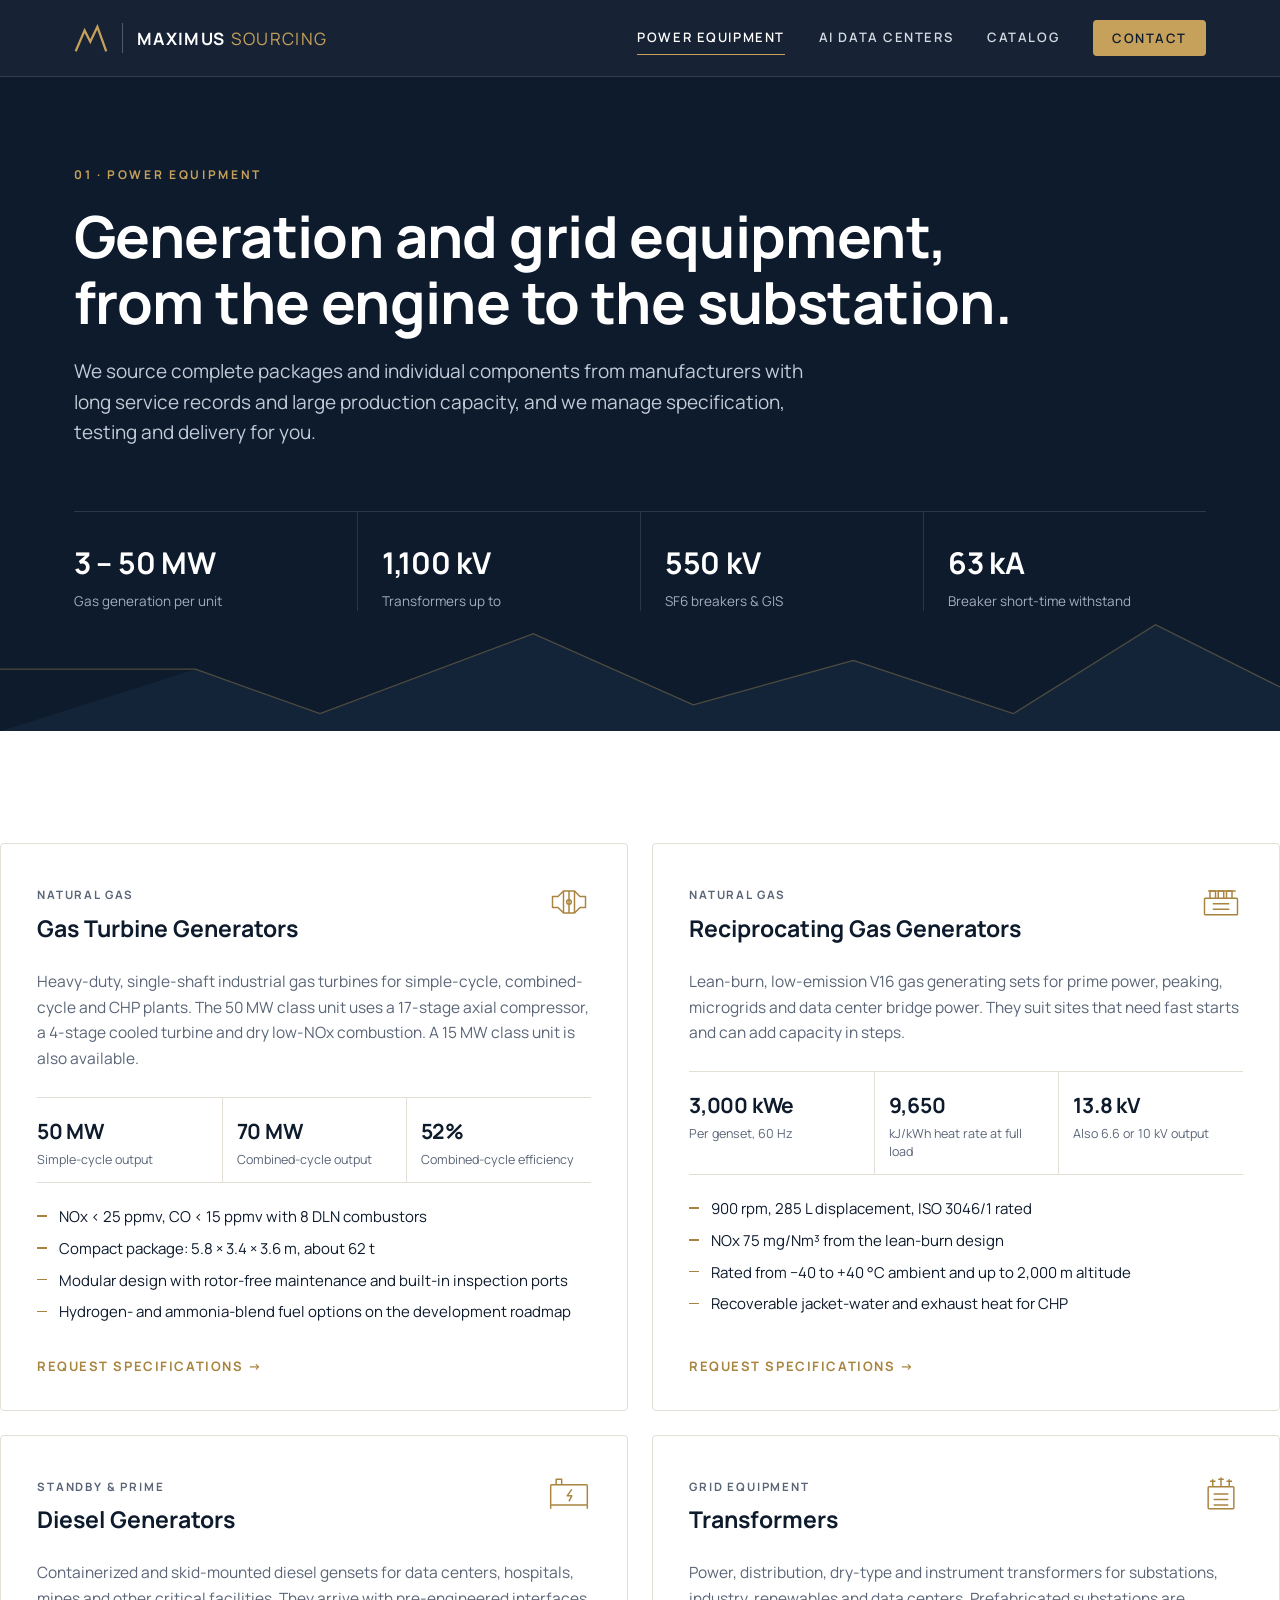
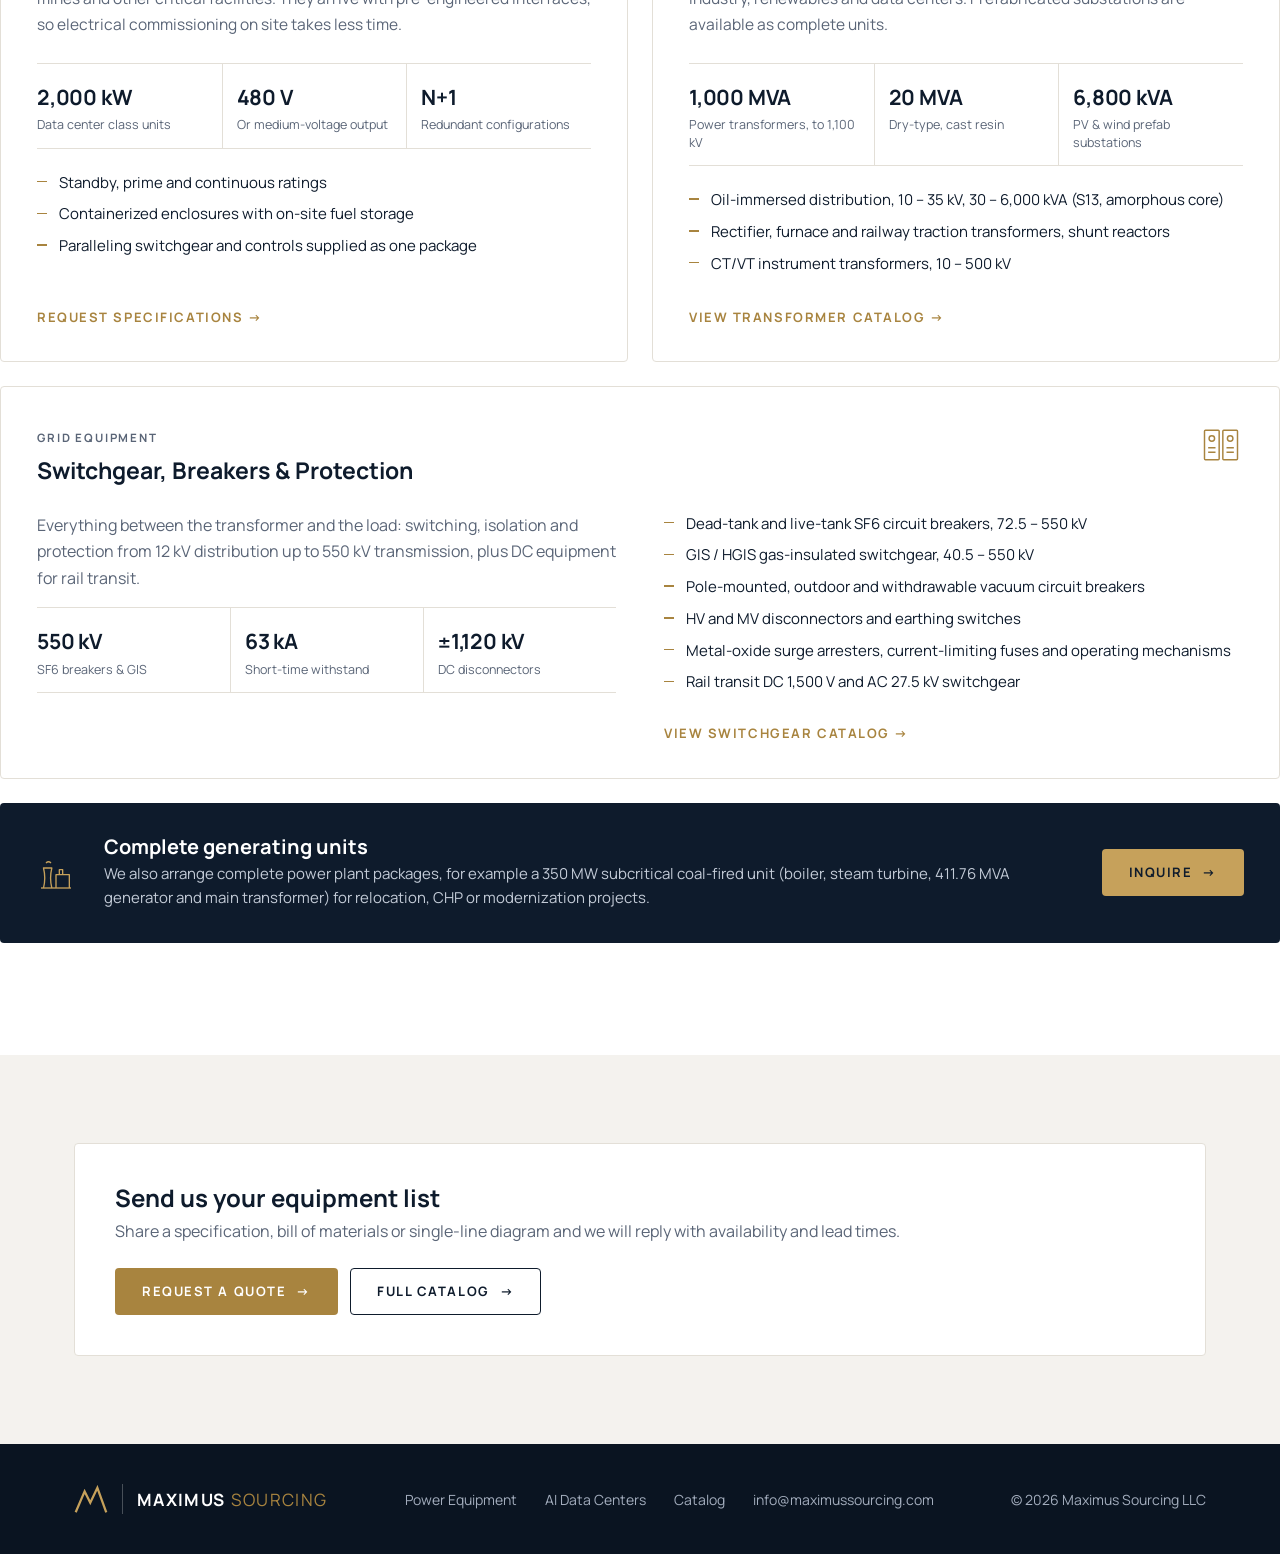
<file: power.html>
<!doctype html>
<html lang="en">
<head>
  <meta charset="utf-8">
  <meta name="viewport" content="width=device-width, initial-scale=1">
  <title>Power Equipment | Maximus Sourcing</title>
  <meta name="description" content="Natural-gas turbine generators, reciprocating gas and diesel generators, transformers, switchgear and complete generating units sourced by Maximus Sourcing.">
  <link rel="icon" href="favicon.svg" type="image/svg+xml">
  <link rel="preconnect" href="https://fonts.googleapis.com">
  <link rel="preconnect" href="https://fonts.gstatic.com" crossorigin>
  <link href="https://fonts.googleapis.com/css2?family=Manrope:wght@400;500;600;700&display=swap" rel="stylesheet">
  <link rel="stylesheet" href="assets/styles.css">
</head>
<body>

<!-- Icon sprite -->
<svg width="0" height="0" style="position:absolute" aria-hidden="true">
  <defs>
    <symbol id="i-turbine" viewBox="0 0 48 48" fill="none" stroke="currentColor" stroke-width="1.6" stroke-linejoin="round"><path d="M6 18h6l6-6h12l6 6h6v12h-6l-6 6H18l-6-6H6z"/><path d="M18 12v24M30 12v24M24 12v24"/><circle cx="24" cy="24" r="2.5"/></symbol>
    <symbol id="i-recip" viewBox="0 0 48 48" fill="none" stroke="currentColor" stroke-width="1.6" stroke-linejoin="round"><rect x="6" y="20" width="36" height="18" rx="1"/><path d="M12 20v-8h6v8M21 20v-8h6v8M30 20v-8h6v8"/><path d="M10 12h30M15 26h18M15 32h18"/></symbol>
    <symbol id="i-diesel" viewBox="0 0 48 48" fill="none" stroke="currentColor" stroke-width="1.6" stroke-linejoin="round"><rect x="4" y="14" width="40" height="22" rx="1"/><path d="M4 36v4M44 36v4M10 14V8h6v6"/><path d="M27 19l-5 7h5l-3 6"/></symbol>
    <symbol id="i-transformer" viewBox="0 0 48 48" fill="none" stroke="currentColor" stroke-width="1.6" stroke-linejoin="round"><rect x="10" y="16" width="28" height="24" rx="1"/><path d="M15 16V8M24 16V6M33 16V8"/><path d="M12 10h6M21 8h6M30 10h6"/><path d="M16 24h16M16 30h16M16 36h16"/></symbol>
    <symbol id="i-switch" viewBox="0 0 48 48" fill="none" stroke="currentColor" stroke-width="1.6" stroke-linejoin="round"><rect x="6" y="8" width="16" height="32" rx="1"/><rect x="26" y="8" width="16" height="32" rx="1"/><circle cx="14" cy="17" r="3"/><circle cx="34" cy="17" r="3"/><path d="M10 27h8M10 32h8M30 27h8M30 32h8"/></symbol>
    <symbol id="i-plant" viewBox="0 0 48 48" fill="none" stroke="currentColor" stroke-width="1.6" stroke-linejoin="round"><path d="M6 42h36"/><path d="M9 42c2-8 2-16 0-24h10c-2 8-2 16 0 24"/><path d="M24 42V26h16v16"/><path d="M28 26v-6h4v6"/><path d="M12 12c2-2 4-2 6 0"/></symbol>
    <symbol id="i-contract" viewBox="0 0 48 48" fill="none" stroke="currentColor" stroke-width="1.6" stroke-linejoin="round"><path d="M12 4h18l8 8v32H12z"/><path d="M30 4v8h8"/><path d="M18 20h14M18 26h14M18 32h8"/><path d="M28 38l3 3 6-7"/></symbol>
    <symbol id="i-module" viewBox="0 0 48 48" fill="none" stroke="currentColor" stroke-width="1.6" stroke-linejoin="round"><path d="M4 16l20-8 20 8v20l-20 8-20-8z"/><path d="M4 16l20 8 20-8M24 24v20"/><path d="M10 22v12M16 24.5v12"/></symbol>
    <symbol id="i-rack" viewBox="0 0 32 32" fill="none" stroke="currentColor" stroke-width="1.5"><rect x="7" y="3" width="18" height="26" rx="1"/><path d="M7 10h18M7 17h18M7 24h18"/><circle cx="11" cy="6.5" r=".8" fill="currentColor"/><circle cx="11" cy="13.5" r=".8" fill="currentColor"/><circle cx="11" cy="20.5" r=".8" fill="currentColor"/></symbol>
    <symbol id="i-bolt" viewBox="0 0 32 32" fill="none" stroke="currentColor" stroke-width="1.5" stroke-linejoin="round"><path d="M18 3L7 18h8l-2 11 12-16h-8z"/></symbol>
    <symbol id="i-cool" viewBox="0 0 32 32" fill="none" stroke="currentColor" stroke-width="1.5" stroke-linecap="round"><path d="M16 3v26M4.7 9.5l22.6 13M4.7 22.5l22.6-13"/><path d="M12.5 5.5L16 8l3.5-2.5M12.5 26.5L16 24l3.5 2.5"/></symbol>
    <symbol id="i-gen" viewBox="0 0 32 32" fill="none" stroke="currentColor" stroke-width="1.5" stroke-linejoin="round"><rect x="3" y="10" width="26" height="15" rx="1"/><circle cx="11" cy="17.5" r="4"/><path d="M19 15h6M19 20h6M8 10V6h4v4"/></symbol>
    <symbol id="i-skid" viewBox="0 0 32 32" fill="none" stroke="currentColor" stroke-width="1.5" stroke-linejoin="round"><path d="M3 25h26M5 25v3M27 25v3"/><path d="M5 20h22M5 15h22"/><path d="M9 15v10M23 15v10"/><path d="M12 10h8v5h-8z"/></symbol>
    <symbol id="i-mail" viewBox="0 0 32 32" fill="none" stroke="currentColor" stroke-width="1.5"><rect x="3" y="7" width="26" height="18" rx="1"/><path d="M3 8l13 10L29 8"/></symbol>
  </defs>
</svg>

<header class="site-header on-dark">
  <div class="wrap">
    <a class="logo" href="./" aria-label="Maximus Sourcing home">
      <svg class="mark" viewBox="0 0 48 40" fill="none" aria-hidden="true"><polyline points="3,37 15,9 23,25 33,4 45,37" stroke="#C6A15B" stroke-width="3.2" stroke-linejoin="miter" stroke-linecap="square"/></svg>
      <span class="divider"></span>
      <span class="word"><b>MAXIMUS</b><span>SOURCING</span></span>
    </a>
    <button class="nav-toggle" aria-label="Open menu" aria-expanded="false" aria-controls="nav"><span></span><span></span><span></span></button>
    <nav class="nav" id="nav">
      <a href="power.html" aria-current="page">Power Equipment</a>
      <a href="aidc.html">AI Data Centers</a>
      <a href="catalog.html">Catalog</a>
      <a class="btn btn-gold" href="./#contact">Contact</a>
    </nav>
  </div>
</header>

<main>
  <section class="page-hero on-dark">
    <svg class="ridge" viewBox="0 0 1440 140" preserveAspectRatio="none" aria-hidden="true">
      <polyline points="0,140 220,70 360,120 600,30 780,110 960,60 1140,120 1300,20 1440,90 1440,140" fill="#132439"/>
      <polyline points="0,70 220,70 360,120 600,30 780,110 960,60 1140,120 1300,20 1440,90" fill="none" stroke="#C6A15B" stroke-opacity=".35" stroke-width="1.2" vector-effect="non-scaling-stroke"/>
    </svg>
    <div class="wrap">
      <p class="eyebrow">01 · Power equipment</p>
      <h1>Generation and grid equipment, from the engine to the substation.</h1>
      <p class="lede">We source complete packages and individual components from manufacturers with long service records and large production capacity, and we manage specification, testing and delivery for you.</p>
      <div class="hero-stats"><div><b>3 – 50 MW</b><span>Gas generation per unit</span></div><div><b>1,100 kV</b><span>Transformers up to</span></div><div><b>550 kV</b><span>SF6 breakers &amp; GIS</span></div><div><b>63 kA</b><span>Breaker short-time withstand</span></div></div>
    </div>
  </section>
  <section class="section" id="power">
      <div class="products">
        <article class="product reveal">
          <div class="product-top">
            <div><span class="tag">Natural gas</span><h3 style="margin-top:8px">Gas Turbine Generators</h3></div>
            <svg class="icon"><use href="#i-turbine"/></svg>
          </div>
          <p>Heavy-duty, single-shaft industrial gas turbines for simple-cycle, combined-cycle and CHP plants. The 50 MW class unit uses a 17-stage axial compressor, a 4-stage cooled turbine and dry low-NOx combustion. A 15 MW class unit is also available.</p>
          <div class="specs">
            <div><b>50 MW</b><span>Simple-cycle output</span></div>
            <div><b>70 MW</b><span>Combined-cycle output</span></div>
            <div><b>52%</b><span>Combined-cycle efficiency</span></div>
          </div>
          <ul class="checks">
            <li>NOx &lt; 25 ppmv, CO &lt; 15 ppmv with 8 DLN combustors</li>
            <li>Compact package: 5.8 × 3.4 × 3.6 m, about 62 t</li>
            <li>Modular design with rotor-free maintenance and built-in inspection ports</li>
            <li>Hydrogen- and ammonia-blend fuel options on the development roadmap</li>
          </ul>
          <a class="link" href="./#contact" data-subject="Gas turbine generator inquiry">Request specifications →</a>
        </article>

        <article class="product reveal">
          <div class="product-top">
            <div><span class="tag">Natural gas</span><h3 style="margin-top:8px">Reciprocating Gas Generators</h3></div>
            <svg class="icon"><use href="#i-recip"/></svg>
          </div>
          <p>Lean-burn, low-emission V16 gas generating sets for prime power, peaking, microgrids and data center bridge power. They suit sites that need fast starts and can add capacity in steps.</p>
          <div class="specs">
            <div><b>3,000 kWe</b><span>Per genset, 60 Hz</span></div>
            <div><b>9,650</b><span>kJ/kWh heat rate at full load</span></div>
            <div><b>13.8 kV</b><span>Also 6.6 or 10 kV output</span></div>
          </div>
          <ul class="checks">
            <li>900 rpm, 285 L displacement, ISO 3046/1 rated</li>
            <li>NOx 75 mg/Nm³ from the lean-burn design</li>
            <li>Rated from −40 to +40 °C ambient and up to 2,000 m altitude</li>
            <li>Recoverable jacket-water and exhaust heat for CHP</li>
          </ul>
          <a class="link" href="./#contact" data-subject="Reciprocating gas generator inquiry">Request specifications →</a>
        </article>

        <article class="product reveal">
          <div class="product-top">
            <div><span class="tag">Standby &amp; prime</span><h3 style="margin-top:8px">Diesel Generators</h3></div>
            <svg class="icon"><use href="#i-diesel"/></svg>
          </div>
          <p>Containerized and skid-mounted diesel gensets for data centers, hospitals, mines and other critical facilities. They arrive with pre-engineered interfaces, so electrical commissioning on site takes less time.</p>
          <div class="specs">
            <div><b>2,000 kW</b><span>Data center class units</span></div>
            <div><b>480 V</b><span>Or medium-voltage output</span></div>
            <div><b>N+1</b><span>Redundant configurations</span></div>
          </div>
          <ul class="checks">
            <li>Standby, prime and continuous ratings</li>
            <li>Containerized enclosures with on-site fuel storage</li>
            <li>Paralleling switchgear and controls supplied as one package</li>
          </ul>
          <a class="link" href="./#contact" data-subject="Diesel generator inquiry">Request specifications →</a>
        </article>

        <article class="product reveal">
          <div class="product-top">
            <div><span class="tag">Grid equipment</span><h3 style="margin-top:8px">Transformers</h3></div>
            <svg class="icon"><use href="#i-transformer"/></svg>
          </div>
          <p>Power, distribution, dry-type and instrument transformers for substations, industry, renewables and data centers. Prefabricated substations are available as complete units.</p>
          <div class="specs">
            <div><b>1,000 MVA</b><span>Power transformers, to 1,100 kV</span></div>
            <div><b>20 MVA</b><span>Dry-type, cast resin</span></div>
            <div><b>6,800 kVA</b><span>PV &amp; wind prefab substations</span></div>
          </div>
          <ul class="checks">
            <li>Oil-immersed distribution, 10 – 35 kV, 30 – 6,000 kVA (S13, amorphous core)</li>
            <li>Rectifier, furnace and railway traction transformers, shunt reactors</li>
            <li>CT/VT instrument transformers, 10 – 500 kV</li>
          </ul>
          <a class="link" href="catalog.html#transformers">View transformer catalog →</a>
        </article>

        <article class="product wide reveal">
          <div class="product-top">
            <div><span class="tag">Grid equipment</span><h3 style="margin-top:8px">Switchgear, Breakers &amp; Protection</h3></div>
            <svg class="icon"><use href="#i-switch"/></svg>
          </div>
          <div class="wide-body">
            <div>
              <p class="muted">Everything between the transformer and the load: switching, isolation and protection from 12 kV distribution up to 550 kV transmission, plus DC equipment for rail transit.</p>
              <div class="specs">
                <div><b>550 kV</b><span>SF6 breakers &amp; GIS</span></div>
                <div><b>63 kA</b><span>Short-time withstand</span></div>
                <div><b>±1,120 kV</b><span>DC disconnectors</span></div>
              </div>
            </div>
            <div>
              <ul class="checks">
                <li>Dead-tank and live-tank SF6 circuit breakers, 72.5 – 550 kV</li>
                <li>GIS / HGIS gas-insulated switchgear, 40.5 – 550 kV</li>
                <li>Pole-mounted, outdoor and withdrawable vacuum circuit breakers</li>
                <li>HV and MV disconnectors and earthing switches</li>
                <li>Metal-oxide surge arresters, current-limiting fuses and operating mechanisms</li>
                <li>Rail transit DC 1,500 V and AC 27.5 kV switchgear</li>
              </ul>
              <a class="link" href="catalog.html#switchgear">View switchgear catalog →</a>
            </div>
          </div>
        </article>
      </div>

      <div class="callout on-dark reveal">
        <svg class="icon"><use href="#i-plant"/></svg>
        <div>
          <h3>Complete generating units</h3>
          <p>We also arrange complete power plant packages, for example a 350 MW subcritical coal-fired unit (boiler, steam turbine, 411.76 MVA generator and main transformer) for relocation, CHP or modernization projects.</p>
        </div>
        <a class="btn btn-gold" href="./#contact" data-subject="Complete generating unit inquiry">Inquire <span class="arrow">→</span></a>
      </div>
    </div>
  </section>
  <section class="section stone cta-band">
    <div class="wrap">
      <div class="cat-cta reveal">
        <div><h3>Send us your equipment list</h3><p>Share a specification, bill of materials or single-line diagram and we will reply with availability and lead times.</p></div>
        <div class="cta-actions"><a class="btn btn-gold" href="mailto:info@maximussourcing.com?subject=Power%20equipment%20quote%20request">Request a quote <span class="arrow">→</span></a><a class="btn btn-line" href="catalog.html">Full catalog <span class="arrow">→</span></a></div>
      </div>
    </div>
  </section>
</main>

<footer class="site-footer">
  <div class="wrap">
    <a class="logo on-dark" href="./" aria-label="Maximus Sourcing home">
      <svg class="mark" viewBox="0 0 48 40" fill="none" aria-hidden="true"><polyline points="3,37 15,9 23,25 33,4 45,37" stroke="#C6A15B" stroke-width="3.2" stroke-linejoin="miter" stroke-linecap="square"/></svg>
      <span class="divider"></span>
      <span class="word"><b>MAXIMUS</b><span>SOURCING</span></span>
    </a>
    <nav>
      <a href="power.html">Power Equipment</a>
      <a href="aidc.html">AI Data Centers</a>
      <a href="catalog.html">Catalog</a>
      <a href="mailto:info@maximussourcing.com">info@maximussourcing.com</a>
    </nav>
    <span>© <span data-year>2026</span> Maximus Sourcing LLC</span>
  </div>
</footer>

<script src="assets/main.js"></script>
</body>
</html>
</file>
<file: assets/styles.css>
/* Maximus Sourcing — brand tokens from the identity guide */
:root {
  --navy: #0E1B2C;
  --navy-2: #15263B;
  --navy-3: #1E3149;
  --gold: #A8843F;
  --gold-light: #C6A15B;
  --slate: #5A6577;
  --stone: #F4F2EE;
  --white: #FFFFFF;
  --line: #E3DFD7;
  --line-dark: rgba(255, 255, 255, 0.12);
  --ink-dark-muted: #A3ADBD;

  --font: "Manrope", system-ui, -apple-system, "Segoe UI", sans-serif;
  --track: 0.08em;
  --wrap: 1180px;
  --gutter: 24px;
  --radius: 4px;
}

*, *::before, *::after { box-sizing: border-box; }
html { scroll-behavior: smooth; -webkit-text-size-adjust: 100%; }
body {
  margin: 0;
  font: 400 16px/1.65 var(--font);
  color: var(--navy);
  background: var(--white);
  -webkit-font-smoothing: antialiased;
}
img, svg { display: block; max-width: 100%; }
a { color: inherit; }
h1, h2, h3, h4 { margin: 0; line-height: 1.15; font-weight: 700; text-wrap: balance; }
p { margin: 0 0 1em; }
:focus-visible { outline: 2px solid var(--gold-light); outline-offset: 3px; }

.wrap { width: 100%; max-width: var(--wrap); margin-inline: auto; padding-inline: var(--gutter); }
.eyebrow {
  font-size: 12px; font-weight: 700; letter-spacing: 0.22em; text-transform: uppercase;
  color: var(--slate); margin: 0 0 18px;
}
.on-dark .eyebrow, .eyebrow.light { color: var(--gold-light); }
.lede { font-size: 19px; line-height: 1.6; color: var(--slate); max-width: 62ch; }
.muted { color: var(--slate); }

/* ---------- Logo ---------- */
.logo { display: inline-flex; align-items: center; gap: 14px; text-decoration: none; }
.logo .mark { width: 34px; height: auto; }
.logo .divider { width: 1px; height: 30px; background: currentColor; opacity: 0.25; }
.logo .word { font-size: 17px; letter-spacing: var(--track); line-height: 1; white-space: nowrap; }
.logo .word b { font-weight: 700; }
.logo .word span { font-weight: 400; color: var(--gold); margin-left: 0.35em; }
.on-dark .logo .word span { color: var(--gold-light); }
.on-dark .logo .mark polyline { stroke: var(--gold-light); }

/* ---------- Header ---------- */
.site-header {
  position: sticky; top: 0; z-index: 50;
  background: rgba(14, 27, 44, 0.96);
  backdrop-filter: saturate(1.4) blur(8px);
  -webkit-backdrop-filter: saturate(1.4) blur(8px);
  color: var(--white);
  border-bottom: 1px solid var(--line-dark);
}
.site-header .wrap { display: flex; align-items: center; justify-content: space-between; height: 76px; }
.nav { display: flex; align-items: center; gap: 34px; }
.nav a {
  font-size: 13px; font-weight: 600; letter-spacing: 0.12em; text-transform: uppercase;
  text-decoration: none; color: #D5DBE4; padding-block: 6px; border-bottom: 1px solid transparent;
}
.nav a:hover, .nav a[aria-current="page"] { color: var(--white); border-bottom-color: var(--gold-light); }
.nav .btn { border-bottom: 0; padding: 11px 18px; }
.nav-toggle {
  display: none; background: none; border: 1px solid var(--line-dark); color: var(--white);
  width: 44px; height: 44px; border-radius: var(--radius); cursor: pointer;
}
.nav-toggle span { display: block; width: 18px; height: 1.5px; background: currentColor; margin: 4px auto; }

/* ---------- Buttons ---------- */
.btn {
  display: inline-flex; align-items: center; gap: 10px;
  font: 700 13px/1 var(--font); letter-spacing: 0.12em; text-transform: uppercase;
  text-decoration: none; padding: 16px 26px; border-radius: var(--radius);
  border: 1px solid transparent; transition: background-color .2s, color .2s, border-color .2s;
  cursor: pointer;
}
.btn-gold { background: var(--gold); color: var(--white); }
.btn-gold:hover { background: #95742F; }
.on-dark .btn-gold, .site-header .btn-gold { background: var(--gold-light); color: var(--navy); }
.on-dark .btn-gold:hover, .site-header .btn-gold:hover { background: #D6B575; }
.btn-ghost { border-color: rgba(255, 255, 255, 0.35); color: var(--white); }
.btn-ghost:hover { border-color: var(--white); }
.btn-line { border-color: var(--navy); color: var(--navy); }
.btn-line:hover { background: var(--navy); color: var(--white); }
.btn .arrow { transition: transform .2s; }
.btn:hover .arrow { transform: translateX(3px); }

/* ---------- Hero ---------- */
.hero { position: relative; background: var(--navy); color: var(--white); overflow: hidden; }
.hero .ridge { position: absolute; inset: auto 0 0 0; width: 100%; height: auto; pointer-events: none; }
.hero .wrap { position: relative; padding-block: 120px 150px; }
.hero h1 {
  font-size: clamp(38px, 6.2vw, 74px); letter-spacing: -0.015em; line-height: 1.05;
  max-width: 15ch; margin-bottom: 28px;
}
.hero h1 em { font-style: normal; font-weight: 400; color: var(--gold-light); }
.hero .lede { color: #C3CBD7; margin-bottom: 40px; }
.hero .actions { display: flex; flex-wrap: wrap; gap: 14px; }
.hero-stats {
  display: grid; grid-template-columns: repeat(4, minmax(0, 1fr)); gap: 0;
  margin-top: 88px; border-top: 1px solid var(--line-dark);
}
.hero-stats div { padding: 26px 24px 0 0; }
.hero-stats div + div { padding-left: 24px; border-left: 1px solid var(--line-dark); }
.hero-stats b { display: block; font-size: 30px; font-weight: 700; letter-spacing: -0.01em; color: var(--white); }
.hero-stats span { display: block; font-size: 13.5px; color: var(--ink-dark-muted); margin-top: 4px; line-height: 1.45; }

/* ---------- Sections ---------- */
section { scroll-margin-top: 76px; }
.section { padding-block: 112px; }
.section.stone { background: var(--stone); }
.section.dark { background: var(--navy); color: var(--white); }
.section.dark .lede { color: #C3CBD7; }
.section-head { display: grid; grid-template-columns: minmax(0, 1fr) minmax(0, 1fr); gap: 48px; align-items: end; margin-bottom: 64px; }
.section-head h2 { font-size: clamp(30px, 4vw, 46px); letter-spacing: -0.01em; }
.section-head .lede { margin: 0; }
.num { font-size: 13px; font-weight: 700; letter-spacing: 0.22em; color: var(--gold); }
.on-dark .num { color: var(--gold-light); }

/* Sector split */
.sectors { display: grid; grid-template-columns: 1fr 1fr; gap: 24px; }
.sector {
  position: relative; display: flex; flex-direction: column;
  background: var(--white); border: 1px solid var(--line); border-radius: var(--radius);
  padding: 44px 40px 40px; text-decoration: none; transition: border-color .2s, transform .2s, box-shadow .2s;
}
.sector:hover { border-color: var(--gold); transform: translateY(-2px); box-shadow: 0 18px 40px -24px rgba(14, 27, 44, 0.35); }
.sector .icon { width: 52px; height: 52px; color: var(--gold); margin: 26px 0 26px; }
.sector h3 { font-size: 28px; margin-bottom: 14px; }
.sector p { color: var(--slate); }
.sector ul { list-style: none; margin: 8px 0 32px; padding: 0; border-top: 1px solid var(--line); }
.sector li { padding: 12px 0; border-bottom: 1px solid var(--line); font-weight: 600; font-size: 15px; display: flex; justify-content: space-between; gap: 16px; }
.sector li span { font-weight: 400; color: var(--slate); text-align: right; }
.sector .more { margin-top: auto; font-size: 13px; font-weight: 700; letter-spacing: 0.12em; text-transform: uppercase; color: var(--gold); }

/* Product grid */
.products { display: grid; grid-template-columns: repeat(2, minmax(0, 1fr)); gap: 24px; }
.product {
  background: var(--white); border: 1px solid var(--line); border-radius: var(--radius);
  padding: 36px 36px 32px; display: flex; flex-direction: column;
}
.product-top { display: flex; align-items: flex-start; justify-content: space-between; gap: 20px; margin-bottom: 18px; }
.product .icon { width: 44px; height: 44px; color: var(--gold); flex: none; }
.product .tag { font-size: 11.5px; font-weight: 700; letter-spacing: 0.16em; text-transform: uppercase; color: var(--slate); }
.product h3 { font-size: 23px; margin-bottom: 10px; }
.product > p { color: var(--slate); font-size: 15.5px; }
.specs { display: grid; grid-template-columns: repeat(3, minmax(0, 1fr)); margin: 10px 0 22px; border-top: 1px solid var(--line); border-bottom: 1px solid var(--line); }
.specs div { padding: 16px 12px 14px 0; }
.specs div + div { padding-left: 14px; border-left: 1px solid var(--line); }
.specs b { display: block; font-size: 21px; font-weight: 700; letter-spacing: -0.01em; white-space: nowrap; }
.specs span { display: block; font-size: 12.5px; color: var(--slate); line-height: 1.4; margin-top: 2px; }
.checks { list-style: none; padding: 0; margin: 0 0 24px; }
.checks li { position: relative; padding-left: 22px; margin-bottom: 7px; font-size: 15px; color: var(--navy); }
.checks li::before { content: ""; position: absolute; left: 0; top: 0.68em; width: 10px; height: 1.5px; background: var(--gold); }
.product .link { margin-top: auto; font-size: 13px; font-weight: 700; letter-spacing: 0.12em; text-transform: uppercase; color: var(--gold); text-decoration: none; }
.product .link:hover { color: var(--navy); }
.product.wide { grid-column: 1 / -1; }
.product.wide .wide-body { display: grid; grid-template-columns: minmax(0, 1fr) minmax(0, 1fr); gap: 48px; }

.callout {
  margin-top: 24px; display: grid; grid-template-columns: auto 1fr auto; gap: 28px; align-items: center;
  background: var(--navy); color: var(--white); border-radius: var(--radius); padding: 32px 36px;
}
.callout .icon { width: 40px; height: 40px; color: var(--gold-light); }
.callout h3 { font-size: 20px; margin-bottom: 4px; }
.callout p { margin: 0; color: #C3CBD7; font-size: 15px; }

/* AIDC */
.service-pair { display: grid; grid-template-columns: 1fr 1fr; gap: 24px; margin-bottom: 96px; }
.service {
  border: 1px solid var(--line-dark); border-radius: var(--radius); padding: 40px;
  background: linear-gradient(180deg, rgba(255,255,255,0.04), rgba(255,255,255,0));
}
.service .icon { width: 44px; height: 44px; color: var(--gold-light); margin-bottom: 24px; }
.service h3 { font-size: 26px; margin-bottom: 12px; }
.service > p { color: #C3CBD7; }
.service .checks li { color: #E4E8EE; }
.service .checks li::before { background: var(--gold-light); }

.sub-head { display: flex; align-items: baseline; justify-content: space-between; gap: 24px; margin-bottom: 28px; flex-wrap: wrap; }
.sub-head h3 { font-size: 28px; }
.sub-head p { margin: 0; color: #C3CBD7; max-width: 52ch; }

.modules { display: grid; grid-template-columns: repeat(5, minmax(0, 1fr)); border-top: 1px solid var(--line-dark); margin-bottom: 96px; }
.module { padding: 28px 22px 8px 0; }
.module + .module { padding-left: 22px; border-left: 1px solid var(--line-dark); }
.module .icon { width: 30px; height: 30px; color: var(--gold-light); margin-bottom: 18px; }
.module h4 { font-size: 16px; margin-bottom: 8px; }
.module p { font-size: 14px; color: var(--ink-dark-muted); margin: 0; line-height: 1.55; }

.metrics { display: grid; grid-template-columns: repeat(4, minmax(0, 1fr)); gap: 24px; margin-bottom: 96px; }
.metric { border-top: 2px solid var(--gold-light); padding-top: 22px; }
.metric b { display: block; font-size: clamp(34px, 4vw, 46px); font-weight: 700; letter-spacing: -0.02em; line-height: 1; }
.metric b small { font-size: 0.45em; font-weight: 600; color: var(--gold-light); letter-spacing: 0.04em; margin-left: 4px; }
.metric h4 { font-size: 15px; margin: 14px 0 6px; }
.metric p { font-size: 14px; color: var(--ink-dark-muted); margin: 0; }

/* Timeline */
.timeline { position: relative; display: grid; grid-template-columns: repeat(4, minmax(0, 1fr)); gap: 24px; margin-bottom: 96px; }
.timeline::before { content: ""; position: absolute; left: 0; right: 0; top: 7px; height: 1px; background: var(--line-dark); }
.step { position: relative; padding-top: 34px; }
.step::before { content: ""; position: absolute; top: 0; left: 0; width: 15px; height: 15px; border-radius: 50%; background: var(--navy); border: 2px solid var(--gold-light); }
.step .when { font-size: 12px; font-weight: 700; letter-spacing: 0.18em; text-transform: uppercase; color: var(--gold-light); }
.step h4 { font-size: 18px; margin: 8px 0 8px; }
.step p { font-size: 14.5px; color: var(--ink-dark-muted); margin: 0; }

/* Reference designs */
.refs { display: grid; grid-template-columns: 1fr 1fr; gap: 24px; }
.ref { background: var(--navy-2); border: 1px solid var(--line-dark); border-radius: var(--radius); padding: 36px; }
.ref .tag { font-size: 11.5px; font-weight: 700; letter-spacing: 0.18em; text-transform: uppercase; color: var(--gold-light); }
.ref h4 { font-size: 22px; margin: 10px 0 22px; }
.ref dl { display: grid; grid-template-columns: repeat(3, minmax(0, 1fr)); gap: 0; margin: 0 0 22px; border-top: 1px solid var(--line-dark); border-bottom: 1px solid var(--line-dark); }
.ref dl div { padding: 16px 12px 14px 0; }
.ref dl div + div { padding-left: 14px; border-left: 1px solid var(--line-dark); }
.ref dt { font-size: 12px; color: var(--ink-dark-muted); order: 2; }
.ref dd { margin: 0 0 2px; font-size: 24px; font-weight: 700; letter-spacing: -0.01em; }
.ref ul { margin: 0; padding: 0; list-style: none; }
.ref li { font-size: 14.5px; color: #C3CBD7; padding: 7px 0; border-bottom: 1px solid rgba(255,255,255,0.06); }
.ref li:last-child { border-bottom: 0; }
.ref-note { font-size: 13px; color: var(--ink-dark-muted); margin-top: 18px; }

/* Process */
.process { display: grid; grid-template-columns: repeat(5, minmax(0, 1fr)); gap: 0; counter-reset: p; border-top: 1px solid var(--line); }
.process li { list-style: none; padding: 28px 22px 0 0; counter-increment: p; }
.process li + li { padding-left: 22px; border-left: 1px solid var(--line); }
.process li::before { content: "0" counter(p); display: block; font-size: 13px; font-weight: 700; letter-spacing: 0.2em; color: var(--gold); margin-bottom: 14px; }
.process h4 { font-size: 17px; margin-bottom: 8px; }
.process p { font-size: 14.5px; color: var(--slate); margin: 0; }
ol.process { margin: 0; padding: 0; }

.why { display: grid; grid-template-columns: repeat(3, minmax(0, 1fr)); gap: 48px; margin-top: 88px; }
.why h4 { font-size: 19px; margin-bottom: 10px; }
.why p { color: var(--slate); font-size: 15.5px; margin: 0; }
.why .bar { width: 36px; height: 2px; background: var(--gold); margin-bottom: 20px; }

/* Contact */
.contact { background: var(--navy); color: var(--white); position: relative; overflow: hidden; }
.contact .ridge { position: absolute; right: -40px; bottom: -10px; width: 560px; opacity: 0.5; pointer-events: none; }
.contact .wrap { position: relative; padding-block: 112px; display: grid; grid-template-columns: minmax(0, 1.2fr) minmax(0, 1fr); gap: 64px; align-items: center; }
.contact h2 { font-size: clamp(32px, 4.4vw, 52px); letter-spacing: -0.01em; margin-bottom: 20px; }
.contact .lede { color: #C3CBD7; }
.contact-card { border: 1px solid var(--line-dark); border-radius: var(--radius); padding: 36px; background: rgba(255,255,255,0.03); }
.contact-card .label { font-size: 12px; font-weight: 700; letter-spacing: 0.2em; text-transform: uppercase; color: var(--ink-dark-muted); margin-bottom: 10px; }
.contact-card .email { display: inline-block; font-size: clamp(19px, 2.2vw, 25px); font-weight: 700; color: var(--white); text-decoration: none; border-bottom: 1px solid var(--gold-light); padding-bottom: 4px; margin-bottom: 28px; word-break: break-all; }
.contact-card .email:hover { color: var(--gold-light); }
.contact-card .topics { display: grid; gap: 10px; }
.contact-card .topics a {
  display: flex; justify-content: space-between; align-items: center; gap: 16px;
  padding: 15px 18px; border: 1px solid var(--line-dark); border-radius: var(--radius);
  text-decoration: none; font-weight: 600; font-size: 15px; transition: border-color .2s, background-color .2s;
}
.contact-card .topics a:hover { border-color: var(--gold-light); background: rgba(198,161,91,0.08); }
.contact-card .topics a span { color: var(--gold-light); }

/* Footer */
.site-footer { background: #0A1421; color: var(--ink-dark-muted); font-size: 14px; }
.site-footer .wrap { display: flex; flex-wrap: wrap; justify-content: space-between; align-items: center; gap: 24px; padding-block: 40px; }
.site-footer .logo { color: var(--white); }
.site-footer nav { display: flex; flex-wrap: wrap; gap: 28px; }
.site-footer a { text-decoration: none; }
.site-footer a:hover { color: var(--white); }

/* ---------- Catalog page ---------- */
.page-hero { background: var(--navy); color: var(--white); position: relative; overflow: hidden; }
.page-hero .wrap { position: relative; padding-block: 88px 96px; }
.page-hero h1 { font-size: clamp(34px, 5vw, 58px); letter-spacing: -0.01em; margin-bottom: 20px; }
.page-hero .lede { color: #C3CBD7; }
.page-hero .ridge { position: absolute; inset: auto 0 0 0; width: 100%; pointer-events: none; }

.catalog { display: grid; grid-template-columns: 240px minmax(0, 1fr); gap: 64px; padding-block: 80px 112px; }
.toc { position: sticky; top: 108px; align-self: start; font-size: 14px; }
.toc p { font-size: 12px; font-weight: 700; letter-spacing: 0.2em; text-transform: uppercase; color: var(--slate); margin-bottom: 14px; }
.toc ol { list-style: none; margin: 0; padding: 0; border-left: 1px solid var(--line); }
.toc a { display: block; padding: 7px 0 7px 16px; margin-left: -1px; border-left: 2px solid transparent; text-decoration: none; color: var(--slate); }
.toc a:hover, .toc a.active { color: var(--navy); border-left-color: var(--gold); font-weight: 600; }

.cat-section { scroll-margin-top: 100px; margin-bottom: 80px; }
.cat-section > .num { display: block; margin-bottom: 10px; }
.cat-section > h2 { font-size: 34px; margin-bottom: 14px; }
.cat-section > p { color: var(--slate); max-width: 68ch; }
.cat-block { margin-top: 44px; scroll-margin-top: 100px; }
.cat-block h3 { font-size: 20px; margin-bottom: 8px; }
.cat-block > p { color: var(--slate); font-size: 15.5px; max-width: 72ch; }
.pills { display: flex; flex-wrap: wrap; gap: 8px; margin: 4px 0 16px; padding: 0; list-style: none; }
.pills li { font-size: 13px; padding: 6px 12px; border-radius: 999px; background: var(--stone); color: var(--navy); }
.table-wrap { overflow-x: auto; margin-top: 16px; border-top: 2px solid var(--navy); -webkit-overflow-scrolling: touch; }
table { width: 100%; border-collapse: collapse; font-size: 14.5px; min-width: 560px; }
th { text-align: left; font-size: 11.5px; font-weight: 700; letter-spacing: 0.14em; text-transform: uppercase; color: var(--slate); padding: 14px 16px 12px 0; border-bottom: 1px solid var(--line); white-space: nowrap; }
td { padding: 13px 16px 13px 0; border-bottom: 1px solid var(--line); vertical-align: top; font-variant-numeric: tabular-nums; }
td:first-child { font-weight: 600; }
tbody tr:hover td { background: var(--stone); }
.cat-cta { background: var(--stone); border-radius: var(--radius); padding: 40px; display: flex; flex-wrap: wrap; justify-content: space-between; align-items: center; gap: 24px; }
.cat-cta h3 { font-size: 24px; margin-bottom: 6px; }
.cat-cta p { margin: 0; color: var(--slate); }

/* ---------- Reveal ---------- */
@media (prefers-reduced-motion: no-preference) {
  .reveal { opacity: 0; transform: translateY(14px); transition: opacity .7s ease, transform .7s ease; }
  .reveal.in { opacity: 1; transform: none; }
}

/* ---------- Responsive ---------- */
@media (max-width: 1020px) {
  .modules { grid-template-columns: repeat(3, minmax(0, 1fr)); row-gap: 8px; }
  .module:nth-child(4) { padding-left: 0; border-left: 0; }
  .metrics { grid-template-columns: repeat(2, minmax(0, 1fr)); row-gap: 40px; }
  .process { grid-template-columns: repeat(3, minmax(0, 1fr)); row-gap: 32px; }
  .process li:nth-child(4) { padding-left: 0; border-left: 0; }
  .catalog { grid-template-columns: 1fr; gap: 32px; }
  .toc { position: static; }
  .toc ol { display: flex; flex-wrap: wrap; gap: 6px; border: 0; }
  .toc a { border: 1px solid var(--line); border-radius: 999px; padding: 6px 14px; margin: 0; }
  .toc a:hover, .toc a.active { border-color: var(--gold); }
}
@media (max-width: 860px) {
  :root { --gutter: 20px; }
  .nav-toggle { display: block; }
  .nav {
    position: absolute; top: 76px; left: 0; right: 0; flex-direction: column; align-items: stretch; gap: 0;
    background: var(--navy); border-bottom: 1px solid var(--line-dark); padding: 8px var(--gutter) 24px;
    display: none;
  }
  .nav.open { display: flex; }
  .nav a { padding: 16px 0; border-bottom: 1px solid var(--line-dark); }
  .nav .btn { margin-top: 18px; justify-content: center; padding: 16px; }
  .section { padding-block: 80px; }
  .hero .wrap { padding-block: 80px 110px; }
  .hero-stats { grid-template-columns: 1fr 1fr; margin-top: 64px; }
  .hero-stats div:nth-child(3) { padding-left: 0; border-left: 0; }
  .hero-stats div { padding-bottom: 22px; }
  .section-head, .sectors, .products, .service-pair, .refs, .contact .wrap, .product.wide .wide-body { grid-template-columns: 1fr; }
  .section-head { gap: 20px; margin-bottom: 44px; }
  .product.wide .wide-body { gap: 0; }
  .callout { grid-template-columns: 1fr; gap: 16px; }
  .timeline { grid-template-columns: 1fr 1fr; row-gap: 36px; }
  .timeline::before { display: none; }
  .why { grid-template-columns: 1fr; gap: 36px; margin-top: 64px; }
  .service-pair, .modules, .metrics, .timeline { margin-bottom: 72px; }
}
@media (max-width: 560px) {
  .lede { font-size: 17px; }
  .logo .word { font-size: 14px; }
  .logo .mark { width: 28px; }
  .logo { gap: 11px; }
  .sector, .product, .service, .ref, .contact-card { padding: 28px 22px; }
  .modules, .process { grid-template-columns: 1fr; }
  .module, .process li { padding-left: 0 !important; border-left: 0 !important; border-bottom: 1px solid var(--line-dark); padding-bottom: 20px; }
  .process li { border-bottom-color: var(--line); }
  .specs, .ref dl { grid-template-columns: 1fr 1fr; }
  .specs div:nth-child(3), .ref dl div:nth-child(3) { padding-left: 0; border-left: 0; border-top: 1px solid var(--line); }
  .ref dl div:nth-child(3) { border-top-color: var(--line-dark); }
  .timeline { grid-template-columns: 1fr; }
  .sector li { flex-direction: column; gap: 2px; }
  .sector li span { text-align: left; }
  .cat-cta { padding: 28px 22px; }
}

/* ---------- Business line pages ---------- */
.page-hero .hero-stats { margin-top: 64px; }
.page-hero .wrap { padding-bottom: 120px; }
.cta-band { padding-block: 88px; }
.cta-band .cat-cta { background: var(--white); border: 1px solid var(--line); }
.cta-actions { display: flex; flex-wrap: wrap; gap: 12px; }
.error-page { min-height: 60vh; display: flex; align-items: center; }
@media (max-width: 860px) {
  .page-hero .wrap { padding-block: 64px 96px; }
  .page-hero .hero-stats { margin-top: 48px; }
  .cta-band { padding-block: 64px; }
}
</file>
